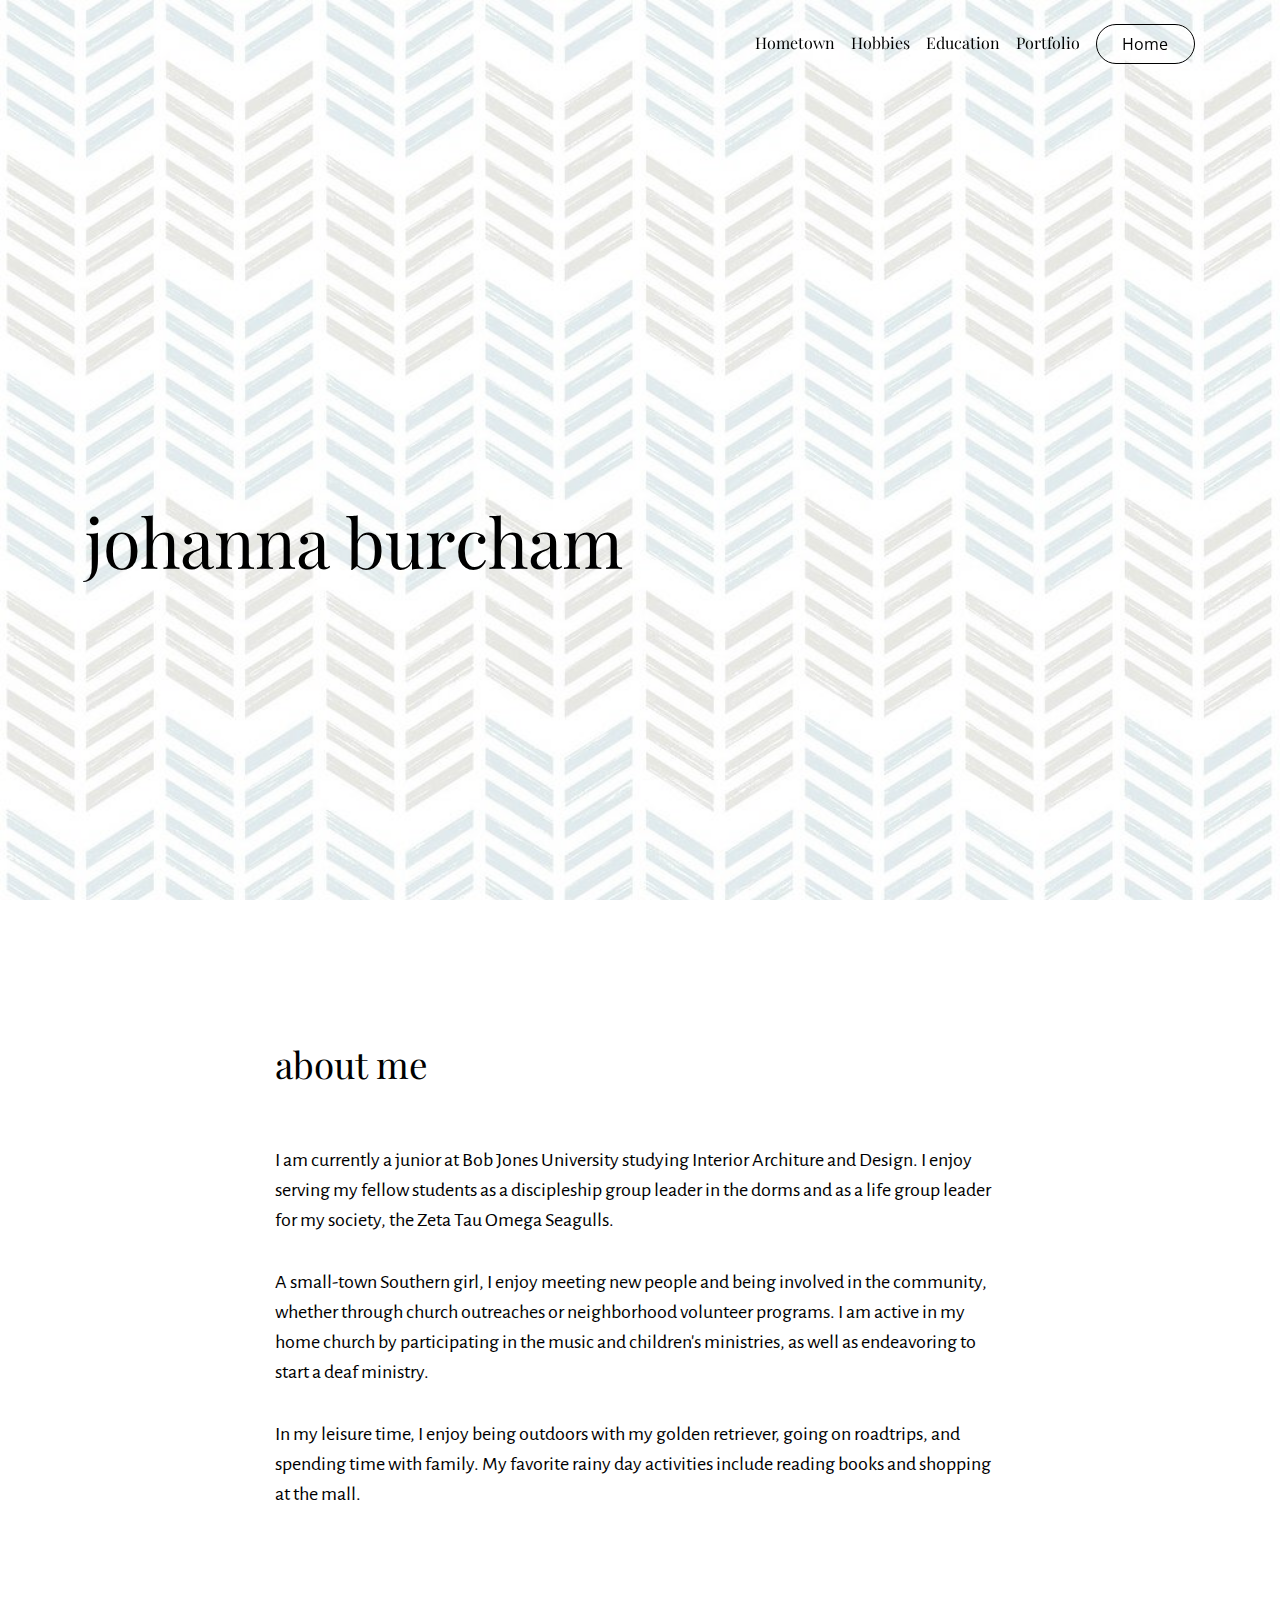
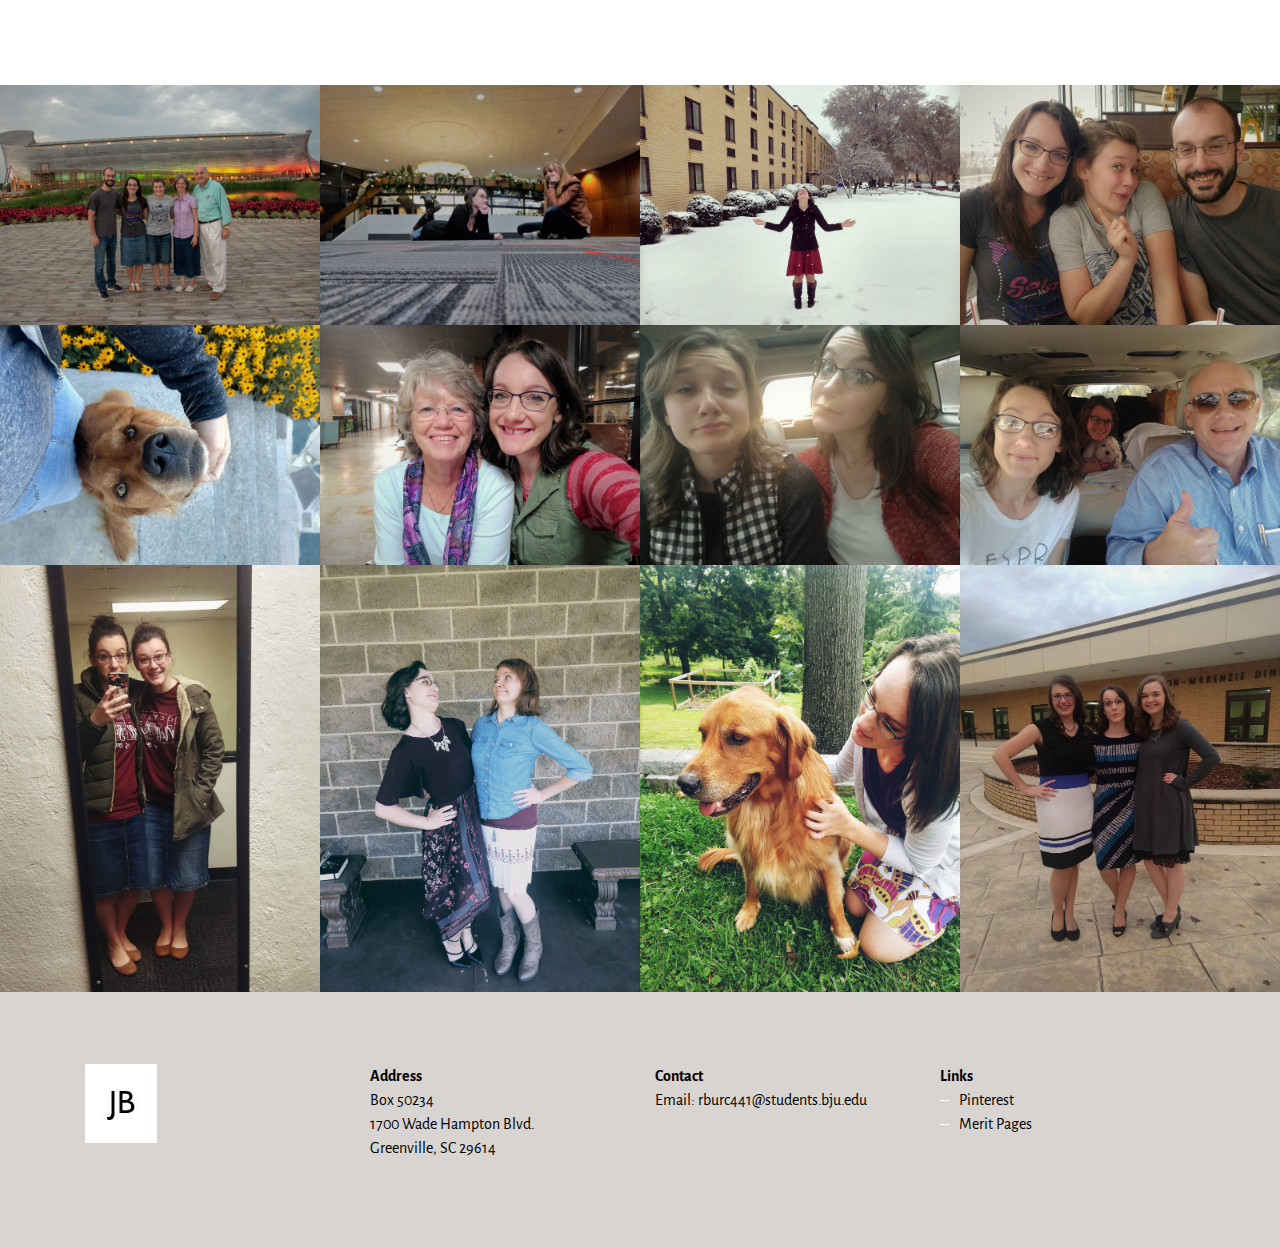
<file: index.html>
<!DOCTYPE html>
<html  >
<head>
  <!-- Site made with Mobirise Website Builder v4.11.6, https://mobirise.com -->
  <meta charset="UTF-8">
  <meta http-equiv="X-UA-Compatible" content="IE=edge">
  <meta name="generator" content="Mobirise v4.11.6, mobirise.com">
  <meta name="viewport" content="width=device-width, initial-scale=1, minimum-scale=1">
  <link rel="shortcut icon" href="assets/images/logo-72x79-2.png" type="image/x-icon">
  <meta name="description" content="">
  
  <title>Home</title>
  <link rel="stylesheet" href="assets/web/assets/mobirise-icons/mobirise-icons.css">
  <link rel="stylesheet" href="https://fonts.googleapis.com/css?family=Alegreya+Sans:400,700&subset=latin,vietnamese,latin-ext">
  <link rel="stylesheet" href="https://fonts.googleapis.com/css?family=Playfair+Display:400,700&subset=latin,cyrillic">
  <link rel="stylesheet" href="assets/tether/tether.min.css">
  <link rel="stylesheet" href="assets/bootstrap/css/bootstrap.min.css">
  <link rel="stylesheet" href="assets/puritym/css/style.css">
  <link rel="stylesheet" href="assets/dropdown-menu/style.light.css">
  <link rel="preload" as="style" href="assets/mobirise/css/mbr-additional.css"><link rel="stylesheet" href="assets/mobirise/css/mbr-additional.css" type="text/css">
  
  
  
</head>
<body>
  <section id="dropdown-menu-2btn-1" data-rv-view="2355">

    <nav class="navbar navbar-dropdown transparent navbar-fixed-top bg-color">

        <div class="container">

            

            <button class="navbar-toggler pull-xs-right hidden-md-up" type="button" data-toggle="collapse" data-target="#exCollapsingNavbar">
                <div class="hamburger-icon"></div>
            </button>

            <ul class="nav-dropdown collapse pull-xs-right navbar-toggleable-sm nav navbar-nav" id="exCollapsingNavbar"><li class="nav-item"><a class="nav-link link" href="hometown.html" aria-expanded="true">Hometown<br></a></li><li class="nav-item"><a class="nav-link link" href="hobbies.html" aria-expanded="true">Hobbies<br></a></li><li class="nav-item"><a class="nav-link link" href="education.html" aria-expanded="true">Education<br></a></li><li class="nav-item"><a class="nav-link link" href="portfolio.html" aria-expanded="false">Portfolio<br></a></li><li class="nav-item nav-btn"><a class="nav-link btn btn-secondary-outline" href="index.html">Home</a></li></ul>

        </div>

    </nav>

</section>

<section class="mbr-section mbr-section-full mbr-after-navbar" id="header4-d" data-rv-view="2357" style="background-image: url(assets/images/back-1024x1024.jpg);">
    <div class="mbr-table-cell">
        <div class="mbr-overlay" style="opacity: 0.5; background-color: rgb(255, 255, 255);"></div>
        <div class="container">
            <div class="row">
                <div class="col-md-8">

                    <h1 class="mbr-section-title display-1"><br><br><br>johanna burcham</h1>
                    
                    
                </div>
            </div>
        </div>
        
    </div>
</section>

<section class="mbr-section mbr-section__container mbr-section__container--first" id="header3-s" data-rv-view="2360">
    <div class="container">
        <div class="row">
            <div class="col-md-8 col-md-offset-2">
                <h3 class="mbr-section-title display-4">about me</h3>
                
            </div>
        </div>
    </div>
</section>

<section class="mbr-section mbr-section__container mbr-section__container--last" id="content1-r" data-rv-view="2362">
    <div class="container">
        <div class="row">
            <div class="col-md-8 col-md-offset-2 lead"><p>I am currently a junior at Bob Jones University studying Interior Architure and Design. I enjoy serving my fellow students as a discipleship group leader in the dorms and as a life group leader for my society, the Zeta Tau Omega Seagulls.
</p><p>A small-town Southern girl, I enjoy meeting new people and being involved in the community, whether through church outreaches or neighborhood volunteer programs. I am active in my home church by participating in the music and children's ministries, as well as endeavoring to start a deaf ministry. 
</p><p>In my leisure time, I enjoy being outdoors with my golden retriever, going on roadtrips, and spending time with family. My favorite rainy day activities include reading books and shopping at the mall. 
</p></div>
        </div>
    </div>
</section>

<section class="mbr-gallery mbr-section mbr-section-nopadding" id="gallery1-1c" data-rv-view="2363" style="background-color: rgb(239, 239, 239); padding-top: 0rem; padding-bottom: 0rem;">
    <!-- Gallery -->
    <div>
        <div class=" mbr-gallery-layout-default">
            <div>
                <div>
                    <div class="mbr-gallery-item">
                        <a data-toggle="modal" href="#lb-gallery1-1c" data-slide-to="0">
                            <img src="assets/images/img-1941-2000x1500-800x600.jpg" alt="" title="">
                            <span class="icon fa fa-search-plus"></span>
                        </a>
                    </div><div class="mbr-gallery-item">
                        <a data-toggle="modal" href="#lb-gallery1-1c" data-slide-to="1">
                            <img src="assets/images/img-20181129-192141665-2000x1500-800x600.jpg" alt="" title="">
                            <span class="icon fa fa-search-plus"></span>
                        </a>
                    </div><div class="mbr-gallery-item">
                        <a data-toggle="modal" href="#lb-gallery1-1c" data-slide-to="2">
                            <img src="assets/images/img-20181209-140002-745-2000x1500-800x600.jpg" alt="" title="">
                            <span class="icon fa fa-search-plus"></span>
                        </a>
                    </div><div class="mbr-gallery-item">
                        <a data-toggle="modal" href="#lb-gallery1-1c" data-slide-to="3">
                            <img src="assets/images/img-20180816-153745-2000x1500-800x600.jpg" alt="" title="">
                            <span class="icon fa fa-search-plus"></span>
                        </a>
                    </div><div class="mbr-gallery-item">
                        <a data-toggle="modal" href="#lb-gallery1-1c" data-slide-to="4">
                            <img src="assets/images/img-20190725-081402056-hdr-2000x1500-800x600.jpg" alt="" title="">
                            <span class="icon fa fa-search-plus"></span>
                        </a>
                    </div><div class="mbr-gallery-item">
                        <a data-toggle="modal" href="#lb-gallery1-1c" data-slide-to="5">
                            <img src="assets/images/img-20191025-151706027-2000x1500-800x600.jpg" alt="" title="">
                            <span class="icon fa fa-search-plus"></span>
                        </a>
                    </div><div class="mbr-gallery-item">
                        <a data-toggle="modal" href="#lb-gallery1-1c" data-slide-to="6">
                            <img src="assets/images/img-20181220-160018413-burst000-cover-top-2000x1500-800x600.jpg" alt="" title="">
                            <span class="icon fa fa-search-plus"></span>
                        </a>
                    </div><div class="mbr-gallery-item">
                        <a data-toggle="modal" href="#lb-gallery1-1c" data-slide-to="7">
                            <img src="assets/images/img-20190829-123009753-burst000-cover-top-2000x1500-800x600.jpg" alt="" title="">
                            <span class="icon fa fa-search-plus"></span>
                        </a>
                    </div>
                </div>
            </div>
            <div class="clearfix"></div>
        </div>
    </div>

    <!-- Lightbox -->
    <div data-app-prevent-settings="" class="mbr-slider modal fade carousel slide" tabindex="-1" data-keyboard="true" data-interval="false" id="lb-gallery1-1c">
        <div class="modal-dialog">
            <div class="modal-content">
                <div class="modal-body">
                    <ol class="carousel-indicators">
                        <li data-app-prevent-settings="" data-target="#lb-gallery1-1c" data-slide-to="0"></li><li data-app-prevent-settings="" data-target="#lb-gallery1-1c" data-slide-to="1"></li><li data-app-prevent-settings="" data-target="#lb-gallery1-1c" data-slide-to="2"></li><li data-app-prevent-settings="" data-target="#lb-gallery1-1c" data-slide-to="3"></li><li data-app-prevent-settings="" data-target="#lb-gallery1-1c" data-slide-to="4"></li><li data-app-prevent-settings="" data-target="#lb-gallery1-1c" data-slide-to="5"></li><li data-app-prevent-settings="" data-target="#lb-gallery1-1c" class=" active" data-slide-to="6"></li><li data-app-prevent-settings="" data-target="#lb-gallery1-1c" data-slide-to="7"></li>
                    </ol>
                    <div class="carousel-inner">
                        <div class="carousel-item">
                            <img src="assets/images/img-1941-2000x1500.jpg" alt="" title="">
                        </div><div class="carousel-item">
                            <img src="assets/images/img-20181129-192141665-2000x1500.jpg" alt="" title="">
                        </div><div class="carousel-item">
                            <img src="assets/images/img-20181209-140002-745-2000x1500.jpg" alt="" title="">
                        </div><div class="carousel-item">
                            <img src="assets/images/img-20180816-153745-2000x1500.jpg" alt="" title="">
                        </div><div class="carousel-item">
                            <img src="assets/images/img-20190725-081402056-hdr-2000x1500.jpg" alt="" title="">
                        </div><div class="carousel-item">
                            <img src="assets/images/img-20191025-151706027-2000x1500.jpg" alt="" title="">
                        </div><div class="carousel-item active">
                            <img src="assets/images/img-20181220-160018413-burst000-cover-top-2000x1500.jpg" alt="" title="">
                        </div><div class="carousel-item">
                            <img src="assets/images/img-20190829-123009753-burst000-cover-top-2000x1500.jpg" alt="" title="">
                        </div>
                    </div>
                    <a class="left carousel-control" role="button" data-slide="prev" href="#lb-gallery1-1c">
                        <span class="icon-prev" aria-hidden="true"></span>
                        <span class="sr-only">Previous</span>
                    </a>
                    <a class="right carousel-control" role="button" data-slide="next" href="#lb-gallery1-1c">
                        <span class="icon-next" aria-hidden="true"></span>
                        <span class="sr-only">Next</span>
                    </a>

                    <a class="close" href="#" role="button" data-dismiss="modal">
                        <span aria-hidden="true">×</span>
                        <span class="sr-only">Close</span>
                    </a>
                </div>
            </div>
        </div>
    </div>
</section>

<section class="mbr-gallery mbr-section mbr-section-nopadding" id="gallery1-1d" data-rv-view="2398" style="background-color: rgb(239, 239, 239); padding-top: 0rem; padding-bottom: 0rem;">
    <!-- Gallery -->
    <div>
        <div class=" mbr-gallery-layout-default">
            <div>
                <div>
                    <div class="mbr-gallery-item">
                        <a data-toggle="modal" href="#lb-gallery1-1d" data-slide-to="0">
                            <img src="assets/images/photoeditor-20191116-130823154-1920x2560-800x1067.jpg" alt="" title="">
                            <span class="icon fa fa-search-plus"></span>
                        </a>
                    </div><div class="mbr-gallery-item">
                        <a data-toggle="modal" href="#lb-gallery1-1d" data-slide-to="1">
                            <img src="assets/images/img-20190428-123809389-2000x2667-800x1067.jpg" alt="" title="">
                            <span class="icon fa fa-search-plus"></span>
                        </a>
                    </div><div class="mbr-gallery-item">
                        <a data-toggle="modal" href="#lb-gallery1-1d" data-slide-to="2">
                            <img src="assets/images/photoeditor-20190806-162600757-1920x2560-800x1067.jpg" alt="" title="">
                            <span class="icon fa fa-search-plus"></span>
                        </a>
                    </div><div class="mbr-gallery-item">
                        <a data-toggle="modal" href="#lb-gallery1-1d" data-slide-to="3">
                            <img src="assets/images/img-20191031-184153926-2000x2667-800x1067.jpg" alt="" title="">
                            <span class="icon fa fa-search-plus"></span>
                        </a>
                    </div>
                </div>
            </div>
            <div class="clearfix"></div>
        </div>
    </div>

    <!-- Lightbox -->
    <div data-app-prevent-settings="" class="mbr-slider modal fade carousel slide" tabindex="-1" data-keyboard="true" data-interval="false" id="lb-gallery1-1d">
        <div class="modal-dialog">
            <div class="modal-content">
                <div class="modal-body">
                    <ol class="carousel-indicators">
                        <li data-app-prevent-settings="" data-target="#lb-gallery1-1d" data-slide-to="0"></li><li data-app-prevent-settings="" data-target="#lb-gallery1-1d" data-slide-to="1"></li><li data-app-prevent-settings="" data-target="#lb-gallery1-1d" data-slide-to="2"></li><li data-app-prevent-settings="" data-target="#lb-gallery1-1d" class=" active" data-slide-to="3"></li>
                    </ol>
                    <div class="carousel-inner">
                        <div class="carousel-item">
                            <img src="assets/images/photoeditor-20191116-130823154-1920x2560.jpg" alt="" title="">
                        </div><div class="carousel-item">
                            <img src="assets/images/img-20190428-123809389-2000x2667.jpg" alt="" title="">
                        </div><div class="carousel-item">
                            <img src="assets/images/photoeditor-20190806-162600757-1920x2560.jpg" alt="" title="">
                        </div><div class="carousel-item active">
                            <img src="assets/images/img-20191031-184153926-2000x2667.jpg" alt="" title="">
                        </div>
                    </div>
                    <a class="left carousel-control" role="button" data-slide="prev" href="#lb-gallery1-1d">
                        <span class="icon-prev" aria-hidden="true"></span>
                        <span class="sr-only">Previous</span>
                    </a>
                    <a class="right carousel-control" role="button" data-slide="next" href="#lb-gallery1-1d">
                        <span class="icon-next" aria-hidden="true"></span>
                        <span class="sr-only">Next</span>
                    </a>

                    <a class="close" href="#" role="button" data-dismiss="modal">
                        <span aria-hidden="true">×</span>
                        <span class="sr-only">Close</span>
                    </a>
                </div>
            </div>
        </div>
    </div>
</section>

<section class="mbr-section mbr-section-small mbr-footer" id="contacts1-1i" data-rv-view="2417" style="background-color: rgb(216, 212, 209); padding-top: 4.5rem; padding-bottom: 4.5rem;">
    
    <div class="container">
        <div class="row">
            <div class="col-xs-12 col-md-3">
                <div><img src="assets/images/logo-72x79.jpg"></div>
            </div>
            <div class="col-xs-12 col-md-3">
                <p><strong>Address</strong><br>
Box 50234<br>1700 Wade Hampton Blvd.<br>
Greenville, SC 29614</p>
            </div>
            <div class="col-xs-12 col-md-3">
                <p><strong>Contact</strong><br>
Email: rburc441@students.bju.edu<br><br><br></p>
            </div>
            <div class="col-xs-12 col-md-3"><strong>Links</strong><ul><li><a href="https://www.pinterest.com/rjbviolin/" class="text-black">Pinterest</a></li><li><a href="https://meritpages.com/Ruth-Johanna-Burcham/4335682" class="text-black">Merit Pages</a></li></ul></div>
        </div>
    </div>
</section>


  <script src="assets/web/assets/jquery/jquery.min.js"></script>
  <script src="assets/tether/tether.min.js"></script>
  <script src="assets/bootstrap/js/bootstrap.min.js"></script>
  <script src="assets/masonry/masonry.pkgd.min.js"></script>
  <script src="assets/imagesloaded/imagesloaded.pkgd.min.js"></script>
  <script src="assets/bootstrap-carousel-swipe/bootstrap-carousel-swipe.js"></script>
  <script src="assets/smooth-scroll/smooth-scroll.js"></script>
  <script src="assets/puritym/js/script.js"></script>
  <script src="assets/dropdown-menu/script.js"></script>
  <script src="assets/mobirise-gallery/script.js"></script>
  
  
</body>
</html>
</file>
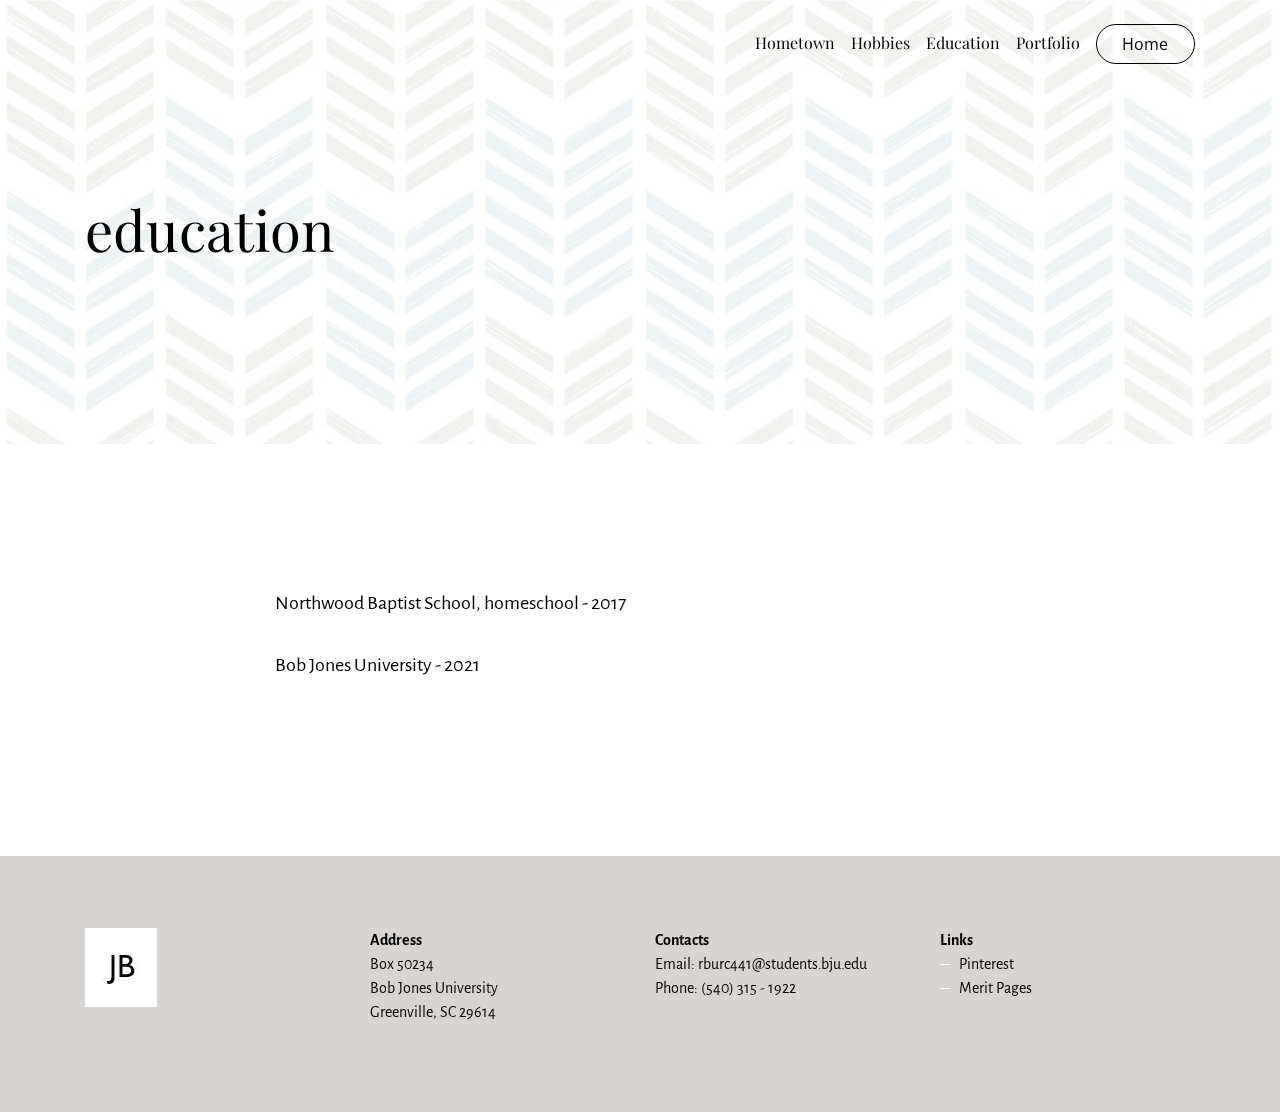
<file: education.html>
<!DOCTYPE html>
<html  >
<head>
  <!-- Site made with Mobirise Website Builder v4.11.6, https://mobirise.com -->
  <meta charset="UTF-8">
  <meta http-equiv="X-UA-Compatible" content="IE=edge">
  <meta name="generator" content="Mobirise v4.11.6, mobirise.com">
  <meta name="viewport" content="width=device-width, initial-scale=1, minimum-scale=1">
  <link rel="shortcut icon" href="assets/images/logo-72x79-2.png" type="image/x-icon">
  <meta name="description" content="">
  
  <title>Education</title>
  <link rel="stylesheet" href="https://fonts.googleapis.com/css?family=Playfair+Display:400,700&subset=latin,cyrillic">
  <link rel="stylesheet" href="https://fonts.googleapis.com/css?family=Alegreya+Sans:400,700&subset=latin,vietnamese,latin-ext">
  <link rel="stylesheet" href="assets/tether/tether.min.css">
  <link rel="stylesheet" href="assets/bootstrap/css/bootstrap.min.css">
  <link rel="stylesheet" href="assets/puritym/css/style.css">
  <link rel="stylesheet" href="assets/dropdown-menu/style.light.css">
  <link rel="preload" as="style" href="assets/mobirise/css/mbr-additional.css"><link rel="stylesheet" href="assets/mobirise/css/mbr-additional.css" type="text/css">
  
  
  
</head>
<body>
  <section id="dropdown-menu-2btn-b" data-rv-view="173">

    <nav class="navbar navbar-dropdown transparent navbar-fixed-top bg-color">

        <div class="container">

            

            <button class="navbar-toggler pull-xs-right hidden-md-up" type="button" data-toggle="collapse" data-target="#exCollapsingNavbar">
                <div class="hamburger-icon"></div>
            </button>

            <ul class="nav-dropdown collapse pull-xs-right navbar-toggleable-sm nav navbar-nav" id="exCollapsingNavbar"><li class="nav-item"><a class="nav-link link" href="hometown.html" aria-expanded="true">Hometown<br></a></li><li class="nav-item"><a class="nav-link link" href="hobbies.html" aria-expanded="true">Hobbies<br></a></li><li class="nav-item"><a class="nav-link link" href="education.html" aria-expanded="true">Education<br></a></li><li class="nav-item"><a class="nav-link link" href="portfolio.html" aria-expanded="false">Portfolio<br></a></li><li class="nav-item nav-btn"><a class="nav-link btn btn-secondary-outline" href="index.html">Home</a></li></ul>

        </div>

    </nav>

</section>

<section class="mbr-section mbr-parallax-background col-undefined mbr-after-navbar" id="content5-a" data-rv-view="169" style="background-image: url(assets/images/back-1024x1024.jpg); padding-top: 9rem; padding-bottom: 9rem;">
    <div class="mbr-overlay" style="opacity: 0.7; background-color: rgb(255, 255, 255);"></div>
    <div class="container">
        <h3 class="mbr-section-title display-2">education</h3>
        
    </div>
</section>

<section class="mbr-section mbr-section__container mbr-section__container--isolated" id="content1-1e" data-rv-view="1455">
    <div class="container">
        <div class="row">
            <div class="col-md-8 col-md-offset-2 lead"><p>Northwood Baptist School, homeschool - 2017</p><p>Bob Jones University - 2021</p></div>
        </div>
    </div>
</section>

<section class="mbr-section mbr-section-small mbr-footer" id="contacts1-1i" data-rv-view="1690" style="background-color: rgb(216, 212, 209); padding-top: 4.5rem; padding-bottom: 4.5rem;">
    
    <div class="container">
        <div class="row">
            <div class="col-xs-12 col-md-3">
                <div><img src="assets/images/logo-72x79.jpg"></div>
            </div>
            <div class="col-xs-12 col-md-3">
                <p><strong>Address</strong><br>
Box 50234<br>Bob Jones University<br>
Greenville, SC 29614</p>
            </div>
            <div class="col-xs-12 col-md-3">
                <p><strong>Contacts</strong><br>
Email: rburc441@students.bju.edu<br>
Phone: (540) 315 - 1922<br><br></p>
            </div>
            <div class="col-xs-12 col-md-3"><strong>Links</strong><ul><li><a href="https://www.pinterest.com/rjbviolin/" class="text-black">Pinterest</a></li><li><a href="https://meritpages.com/Ruth-Johanna-Burcham/4335682" class="text-black">Merit Pages</a></li></ul></div>
        </div>
    </div>
</section>


  <script src="assets/web/assets/jquery/jquery.min.js"></script>
  <script src="assets/tether/tether.min.js"></script>
  <script src="assets/bootstrap/js/bootstrap.min.js"></script>
  <script src="assets/smooth-scroll/smooth-scroll.js"></script>
  <script src="assets/jarallax/jarallax.js"></script>
  <script src="assets/puritym/js/script.js"></script>
  <script src="assets/dropdown-menu/script.js"></script>
  
  
</body>
</html>
</file>
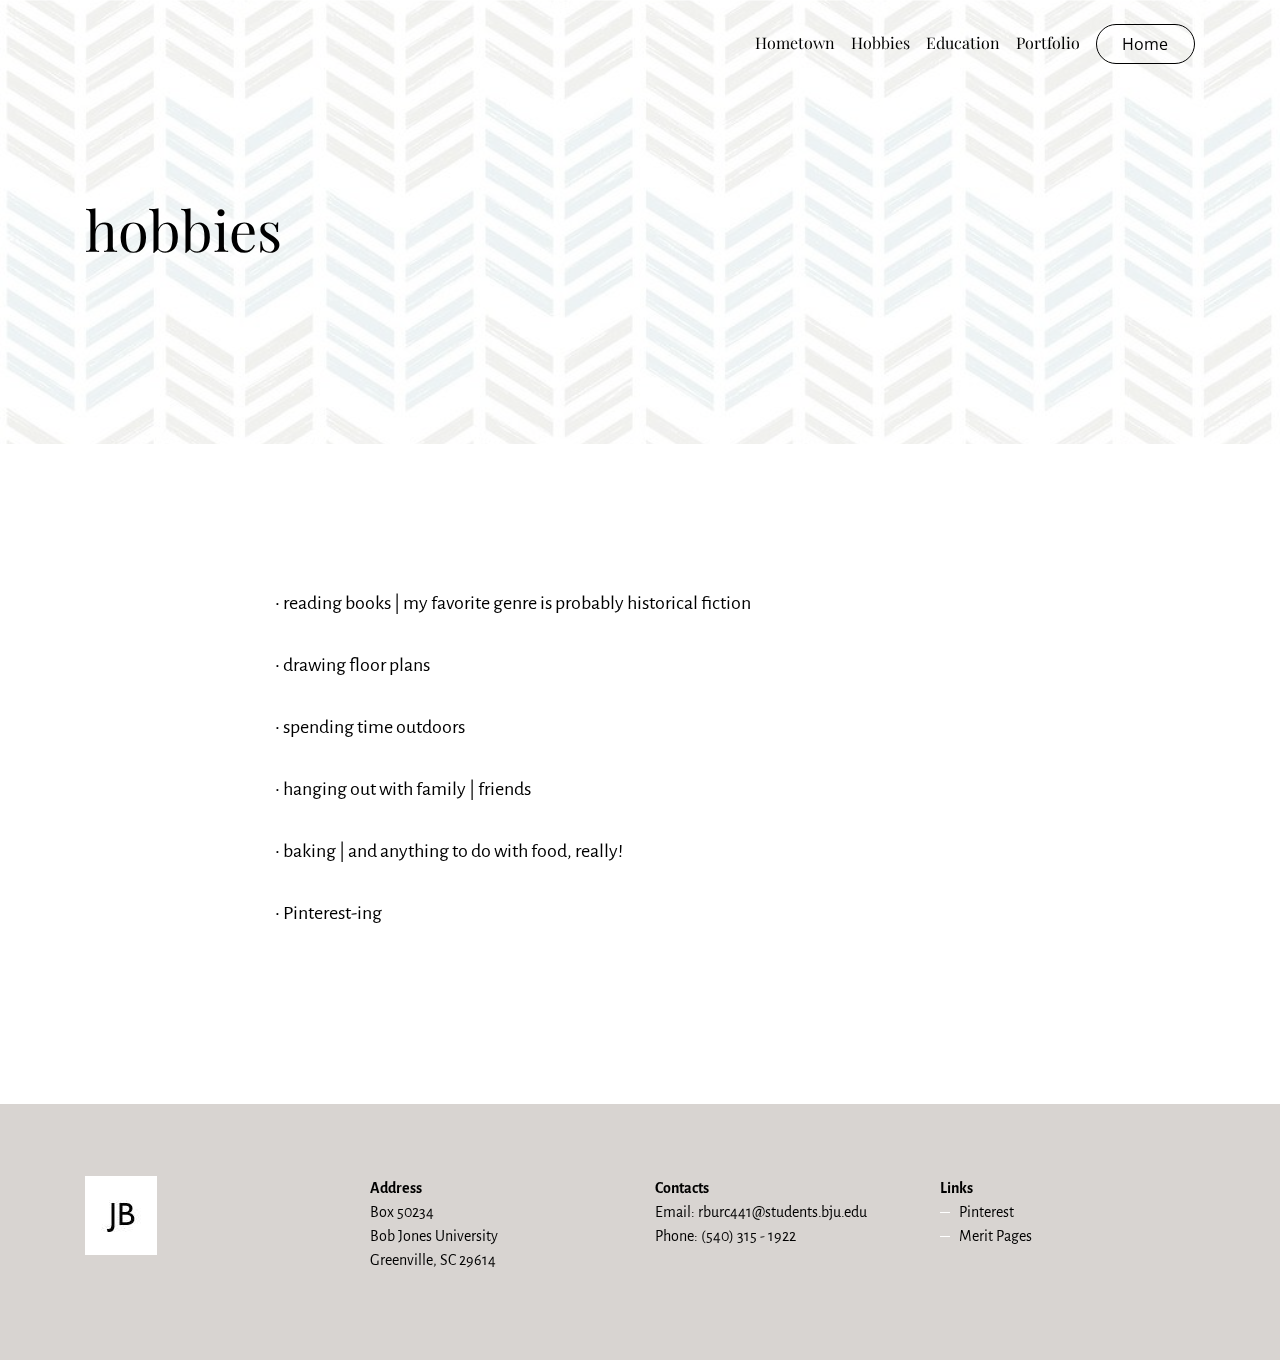
<file: hobbies.html>
<!DOCTYPE html>
<html  >
<head>
  <!-- Site made with Mobirise Website Builder v4.11.6, https://mobirise.com -->
  <meta charset="UTF-8">
  <meta http-equiv="X-UA-Compatible" content="IE=edge">
  <meta name="generator" content="Mobirise v4.11.6, mobirise.com">
  <meta name="viewport" content="width=device-width, initial-scale=1, minimum-scale=1">
  <link rel="shortcut icon" href="assets/images/logo-72x79-2.png" type="image/x-icon">
  <meta name="description" content="">
  
  <title>Hobbies</title>
  <link rel="stylesheet" href="https://fonts.googleapis.com/css?family=Playfair+Display:400,700&subset=latin,cyrillic">
  <link rel="stylesheet" href="https://fonts.googleapis.com/css?family=Alegreya+Sans:400,700&subset=latin,vietnamese,latin-ext">
  <link rel="stylesheet" href="assets/tether/tether.min.css">
  <link rel="stylesheet" href="assets/bootstrap/css/bootstrap.min.css">
  <link rel="stylesheet" href="assets/puritym/css/style.css">
  <link rel="stylesheet" href="assets/dropdown-menu/style.light.css">
  <link rel="preload" as="style" href="assets/mobirise/css/mbr-additional.css"><link rel="stylesheet" href="assets/mobirise/css/mbr-additional.css" type="text/css">
  
  
  
</head>
<body>
  <section id="dropdown-menu-2btn-8" data-rv-view="1181">

    <nav class="navbar navbar-dropdown transparent navbar-fixed-top bg-color">

        <div class="container">

            

            <button class="navbar-toggler pull-xs-right hidden-md-up" type="button" data-toggle="collapse" data-target="#exCollapsingNavbar">
                <div class="hamburger-icon"></div>
            </button>

            <ul class="nav-dropdown collapse pull-xs-right navbar-toggleable-sm nav navbar-nav" id="exCollapsingNavbar"><li class="nav-item"><a class="nav-link link" href="hometown.html" aria-expanded="true">Hometown<br></a></li><li class="nav-item"><a class="nav-link link" href="hobbies.html" aria-expanded="true">Hobbies<br></a></li><li class="nav-item"><a class="nav-link link" href="education.html" aria-expanded="true">Education<br></a></li><li class="nav-item"><a class="nav-link link" href="portfolio.html" aria-expanded="false">Portfolio<br></a></li><li class="nav-item nav-btn"><a class="nav-link btn btn-secondary-outline" href="index.html">Home</a></li></ul>

        </div>

    </nav>

</section>

<section class="mbr-section mbr-parallax-background col-undefined mbr-after-navbar" id="content5-7" data-rv-view="1175" style="background-image: url(assets/images/back-1024x1024.jpg); padding-top: 9rem; padding-bottom: 9rem;">
    <div class="mbr-overlay" style="opacity: 0.7; background-color: rgb(255, 255, 255);"></div>
    <div class="container">
        <h3 class="mbr-section-title display-2">hobbies</h3>
        
    </div>
</section>

<section class="mbr-section mbr-section__container mbr-section__container--isolated" id="content1-1f" data-rv-view="1456">
    <div class="container">
        <div class="row">
            <div class="col-md-8 col-md-offset-2 lead"><p>•	reading books | my favorite genre is probably historical fiction
</p><p>•	drawing floor plans
</p><p>•	spending time outdoors
</p><p>•	hanging out with family | friends</p><p>•	baking | and anything to do with food, really!</p><p>•	Pinterest-ing
</p></div>
        </div>
    </div>
</section>

<section class="mbr-section mbr-section-small mbr-footer" id="contacts1-1i" data-rv-view="1690" style="background-color: rgb(216, 212, 209); padding-top: 4.5rem; padding-bottom: 4.5rem;">
    
    <div class="container">
        <div class="row">
            <div class="col-xs-12 col-md-3">
                <div><img src="assets/images/logo-72x79.jpg"></div>
            </div>
            <div class="col-xs-12 col-md-3">
                <p><strong>Address</strong><br>
Box 50234<br>Bob Jones University<br>
Greenville, SC 29614</p>
            </div>
            <div class="col-xs-12 col-md-3">
                <p><strong>Contacts</strong><br>
Email: rburc441@students.bju.edu<br>
Phone: (540) 315 - 1922<br><br></p>
            </div>
            <div class="col-xs-12 col-md-3"><strong>Links</strong><ul><li><a href="https://www.pinterest.com/rjbviolin/" class="text-black">Pinterest</a></li><li><a href="https://meritpages.com/Ruth-Johanna-Burcham/4335682" class="text-black">Merit Pages</a></li></ul></div>
        </div>
    </div>
</section>


  <script src="assets/web/assets/jquery/jquery.min.js"></script>
  <script src="assets/tether/tether.min.js"></script>
  <script src="assets/bootstrap/js/bootstrap.min.js"></script>
  <script src="assets/smooth-scroll/smooth-scroll.js"></script>
  <script src="assets/jarallax/jarallax.js"></script>
  <script src="assets/puritym/js/script.js"></script>
  <script src="assets/dropdown-menu/script.js"></script>
  
  
</body>
</html>
</file>
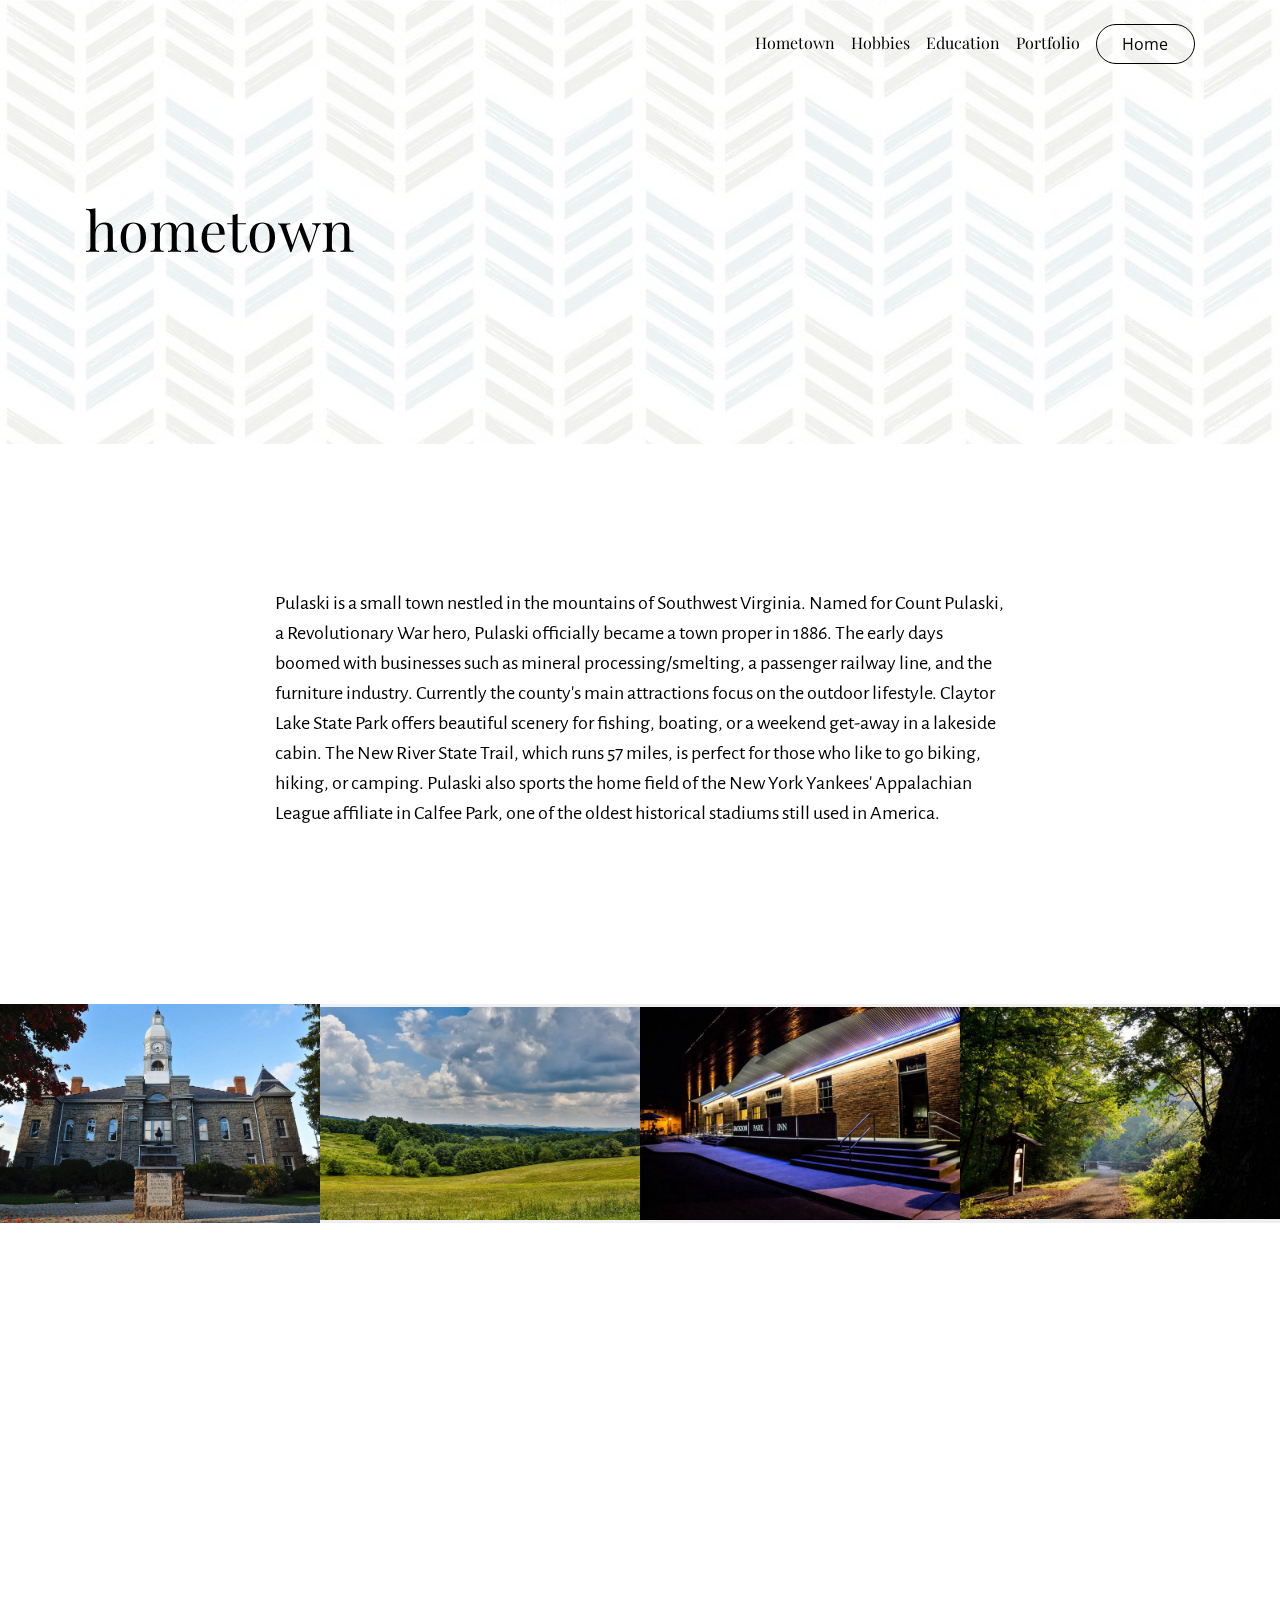
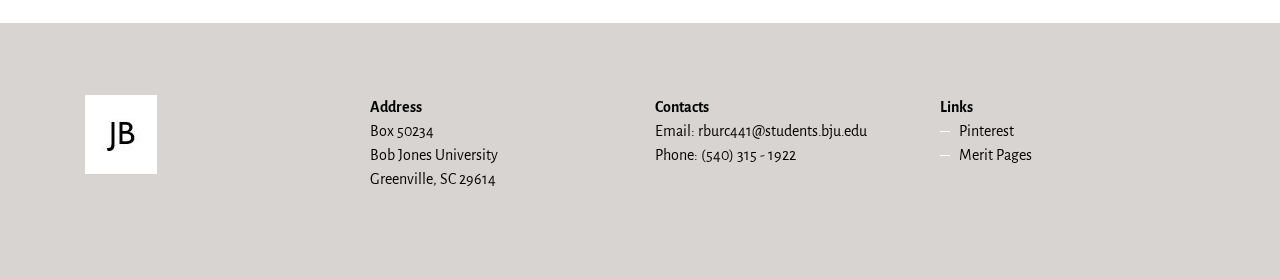
<file: hometown.html>
<!DOCTYPE html>
<html  >
<head>
  <!-- Site made with Mobirise Website Builder v4.11.6, https://mobirise.com -->
  <meta charset="UTF-8">
  <meta http-equiv="X-UA-Compatible" content="IE=edge">
  <meta name="generator" content="Mobirise v4.11.6, mobirise.com">
  <meta name="viewport" content="width=device-width, initial-scale=1, minimum-scale=1">
  <link rel="shortcut icon" href="assets/images/logo-72x79-2.png" type="image/x-icon">
  <meta name="description" content="">
  
  <title>Hometown</title>
  <link rel="stylesheet" href="https://fonts.googleapis.com/css?family=Alegreya+Sans:400,700&subset=latin,vietnamese,latin-ext">
  <link rel="stylesheet" href="https://fonts.googleapis.com/css?family=Playfair+Display:400,700&subset=latin,cyrillic">
  <link rel="stylesheet" href="assets/tether/tether.min.css">
  <link rel="stylesheet" href="assets/bootstrap/css/bootstrap.min.css">
  <link rel="stylesheet" href="assets/puritym/css/style.css">
  <link rel="stylesheet" href="assets/dropdown-menu/style.light.css">
  <link rel="preload" as="style" href="assets/mobirise/css/mbr-additional.css"><link rel="stylesheet" href="assets/mobirise/css/mbr-additional.css" type="text/css">
  
  
  
</head>
<body>
  <section id="dropdown-menu-2btn-2" data-rv-view="155">

    <nav class="navbar navbar-dropdown transparent navbar-fixed-top bg-color">

        <div class="container">

            

            <button class="navbar-toggler pull-xs-right hidden-md-up" type="button" data-toggle="collapse" data-target="#exCollapsingNavbar">
                <div class="hamburger-icon"></div>
            </button>

            <ul class="nav-dropdown collapse pull-xs-right navbar-toggleable-sm nav navbar-nav" id="exCollapsingNavbar"><li class="nav-item"><a class="nav-link link" href="hometown.html" aria-expanded="true">Hometown<br></a></li><li class="nav-item"><a class="nav-link link" href="hobbies.html" aria-expanded="true">Hobbies<br></a></li><li class="nav-item"><a class="nav-link link" href="education.html" aria-expanded="true">Education<br></a></li><li class="nav-item"><a class="nav-link link" href="portfolio.html" aria-expanded="false">Portfolio<br></a></li><li class="nav-item nav-btn"><a class="nav-link btn btn-secondary-outline" href="index.html">Home</a></li></ul>

        </div>

    </nav>

</section>

<section class="mbr-section mbr-parallax-background col-undefined mbr-after-navbar" id="content5-1g" data-rv-view="1469" style="background-image: url(assets/images/back-1024x1024.jpg); padding-top: 9rem; padding-bottom: 9rem;">
    <div class="mbr-overlay" style="opacity: 0.7; background-color: rgb(255, 255, 255);"></div>
    <div class="container">
        <h3 class="mbr-section-title display-2">hometown</h3>
        
    </div>
</section>

<section class="mbr-section mbr-section__container mbr-section__container--isolated" id="content1-1j" data-rv-view="1800">
    <div class="container">
        <div class="row">
            <div class="col-md-8 col-md-offset-2 lead"><p>Pulaski is a small town nestled in the mountains of Southwest Virginia. Named for Count Pulaski, a Revolutionary War hero, Pulaski officially became a town proper in 1886. The early days boomed with businesses such as mineral processing/smelting, a passenger railway line, and the furniture industry. Currently the county's main attractions focus on the outdoor lifestyle. Claytor Lake State Park offers beautiful scenery for fishing, boating, or a weekend get-away in a lakeside cabin. The New River State Trail, which runs 57 miles, is perfect for those who like to go biking, hiking, or camping. Pulaski also sports the home field of the New York Yankees' Appalachian League affiliate in Calfee Park, one of the oldest historical stadiums still used in America.</p></div>
        </div>
    </div>
</section>

<section class="mbr-gallery mbr-section mbr-section-nopadding" id="gallery1-u" data-rv-view="134" style="background-color: rgb(239, 239, 239); padding-top: 0rem; padding-bottom: 0rem;">
    <!-- Gallery -->
    <div>
        <div class=" mbr-gallery-layout-default">
            <div>
                <div>
                    <div class="mbr-gallery-item">
                        <a data-toggle="modal" href="#lb-gallery1-u" data-slide-to="0">
                            <img src="assets/images/courthouse-1920x1318-800x549.jpg" alt="" title="">
                            <span class="icon fa fa-search-plus"></span>
                        </a>
                    </div><div class="mbr-gallery-item">
                        <a data-toggle="modal" href="#lb-gallery1-u" data-slide-to="1">
                            <img src="assets/images/landscape-2000x1333-800x533.jpg" alt="" title="">
                            <span class="icon fa fa-search-plus"></span>
                        </a>
                    </div><div class="mbr-gallery-item">
                        <a data-toggle="modal" href="#lb-gallery1-u" data-slide-to="2">
                            <img src="assets/images/jacksonpark-1024x683-800x534.jpg" alt="" title="">
                            <span class="icon fa fa-search-plus"></span>
                        </a>
                    </div><div class="mbr-gallery-item">
                        <a data-toggle="modal" href="#lb-gallery1-u" data-slide-to="3">
                            <img src="assets/images/trail-2000x1324-800x530.jpg" alt="" title="">
                            <span class="icon fa fa-search-plus"></span>
                        </a>
                    </div>
                </div>
            </div>
            <div class="clearfix"></div>
        </div>
    </div>

    <!-- Lightbox -->
    <div data-app-prevent-settings="" class="mbr-slider modal fade carousel slide" tabindex="-1" data-keyboard="true" data-interval="false" id="lb-gallery1-u">
        <div class="modal-dialog">
            <div class="modal-content">
                <div class="modal-body">
                    <ol class="carousel-indicators">
                        <li data-app-prevent-settings="" data-target="#lb-gallery1-u" data-slide-to="0"></li><li data-app-prevent-settings="" data-target="#lb-gallery1-u" data-slide-to="1"></li><li data-app-prevent-settings="" data-target="#lb-gallery1-u" data-slide-to="2"></li><li data-app-prevent-settings="" data-target="#lb-gallery1-u" class=" active" data-slide-to="3"></li>
                    </ol>
                    <div class="carousel-inner">
                        <div class="carousel-item">
                            <img src="assets/images/courthouse-1920x1318.jpg" alt="" title="">
                        </div><div class="carousel-item">
                            <img src="assets/images/landscape-2000x1333.jpg" alt="" title="">
                        </div><div class="carousel-item">
                            <img src="assets/images/jacksonpark-1024x683.jpg" alt="" title="">
                        </div><div class="carousel-item active">
                            <img src="assets/images/trail-2000x1324.jpg" alt="" title="">
                        </div>
                    </div>
                    <a class="left carousel-control" role="button" data-slide="prev" href="#lb-gallery1-u">
                        <span class="icon-prev" aria-hidden="true"></span>
                        <span class="sr-only">Previous</span>
                    </a>
                    <a class="right carousel-control" role="button" data-slide="next" href="#lb-gallery1-u">
                        <span class="icon-next" aria-hidden="true"></span>
                        <span class="sr-only">Next</span>
                    </a>

                    <a class="close" href="#" role="button" data-dismiss="modal">
                        <span aria-hidden="true">×</span>
                        <span class="sr-only">Close</span>
                    </a>
                </div>
            </div>
        </div>
    </div>
</section>

<section class="mbr-section mbr-section-nopadding" id="map1-n" data-rv-view="153">
    <div class="mbr-map"><iframe frameborder="0" style="border:0" src="https://www.google.com/maps/embed?pb=!1m18!1m12!1m3!1d50944.57027876469!2d-80.79650849157018!3d37.056633800905615!2m3!1f0!2f0!3f0!3m2!1i1024!2i768!4f13.1!3m3!1m2!1s0x884dfc5249c39f29%3A0x946da5ff28437003!2sPulaski%2C%20VA%2024301!5e0!3m2!1sen!2sus!4v1574454497263!5m2!1sen!2sus" allowfullscreen=""></iframe></div>
</section>

<section class="mbr-section mbr-section-small mbr-footer" id="contacts1-1i" data-rv-view="1690" style="background-color: rgb(216, 212, 209); padding-top: 4.5rem; padding-bottom: 4.5rem;">
    
    <div class="container">
        <div class="row">
            <div class="col-xs-12 col-md-3">
                <div><img src="assets/images/logo-72x79.jpg"></div>
            </div>
            <div class="col-xs-12 col-md-3">
                <p><strong>Address</strong><br>
Box 50234<br>Bob Jones University<br>
Greenville, SC 29614</p>
            </div>
            <div class="col-xs-12 col-md-3">
                <p><strong>Contacts</strong><br>
Email: rburc441@students.bju.edu<br>
Phone: (540) 315 - 1922<br><br></p>
            </div>
            <div class="col-xs-12 col-md-3"><strong>Links</strong><ul><li><a href="https://www.pinterest.com/rjbviolin/" class="text-black">Pinterest</a></li><li><a href="https://meritpages.com/Ruth-Johanna-Burcham/4335682" class="text-black">Merit Pages</a></li></ul></div>
        </div>
    </div>
</section>


  <script src="assets/web/assets/jquery/jquery.min.js"></script>
  <script src="assets/tether/tether.min.js"></script>
  <script src="assets/bootstrap/js/bootstrap.min.js"></script>
  <script src="assets/bootstrap-carousel-swipe/bootstrap-carousel-swipe.js"></script>
  <script src="assets/smooth-scroll/smooth-scroll.js"></script>
  <script src="assets/jarallax/jarallax.js"></script>
  <script src="assets/masonry/masonry.pkgd.min.js"></script>
  <script src="assets/imagesloaded/imagesloaded.pkgd.min.js"></script>
  <script src="assets/puritym/js/script.js"></script>
  <script src="assets/dropdown-menu/script.js"></script>
  <script src="assets/mobirise-gallery/script.js"></script>
  
  
</body>
</html>
</file>
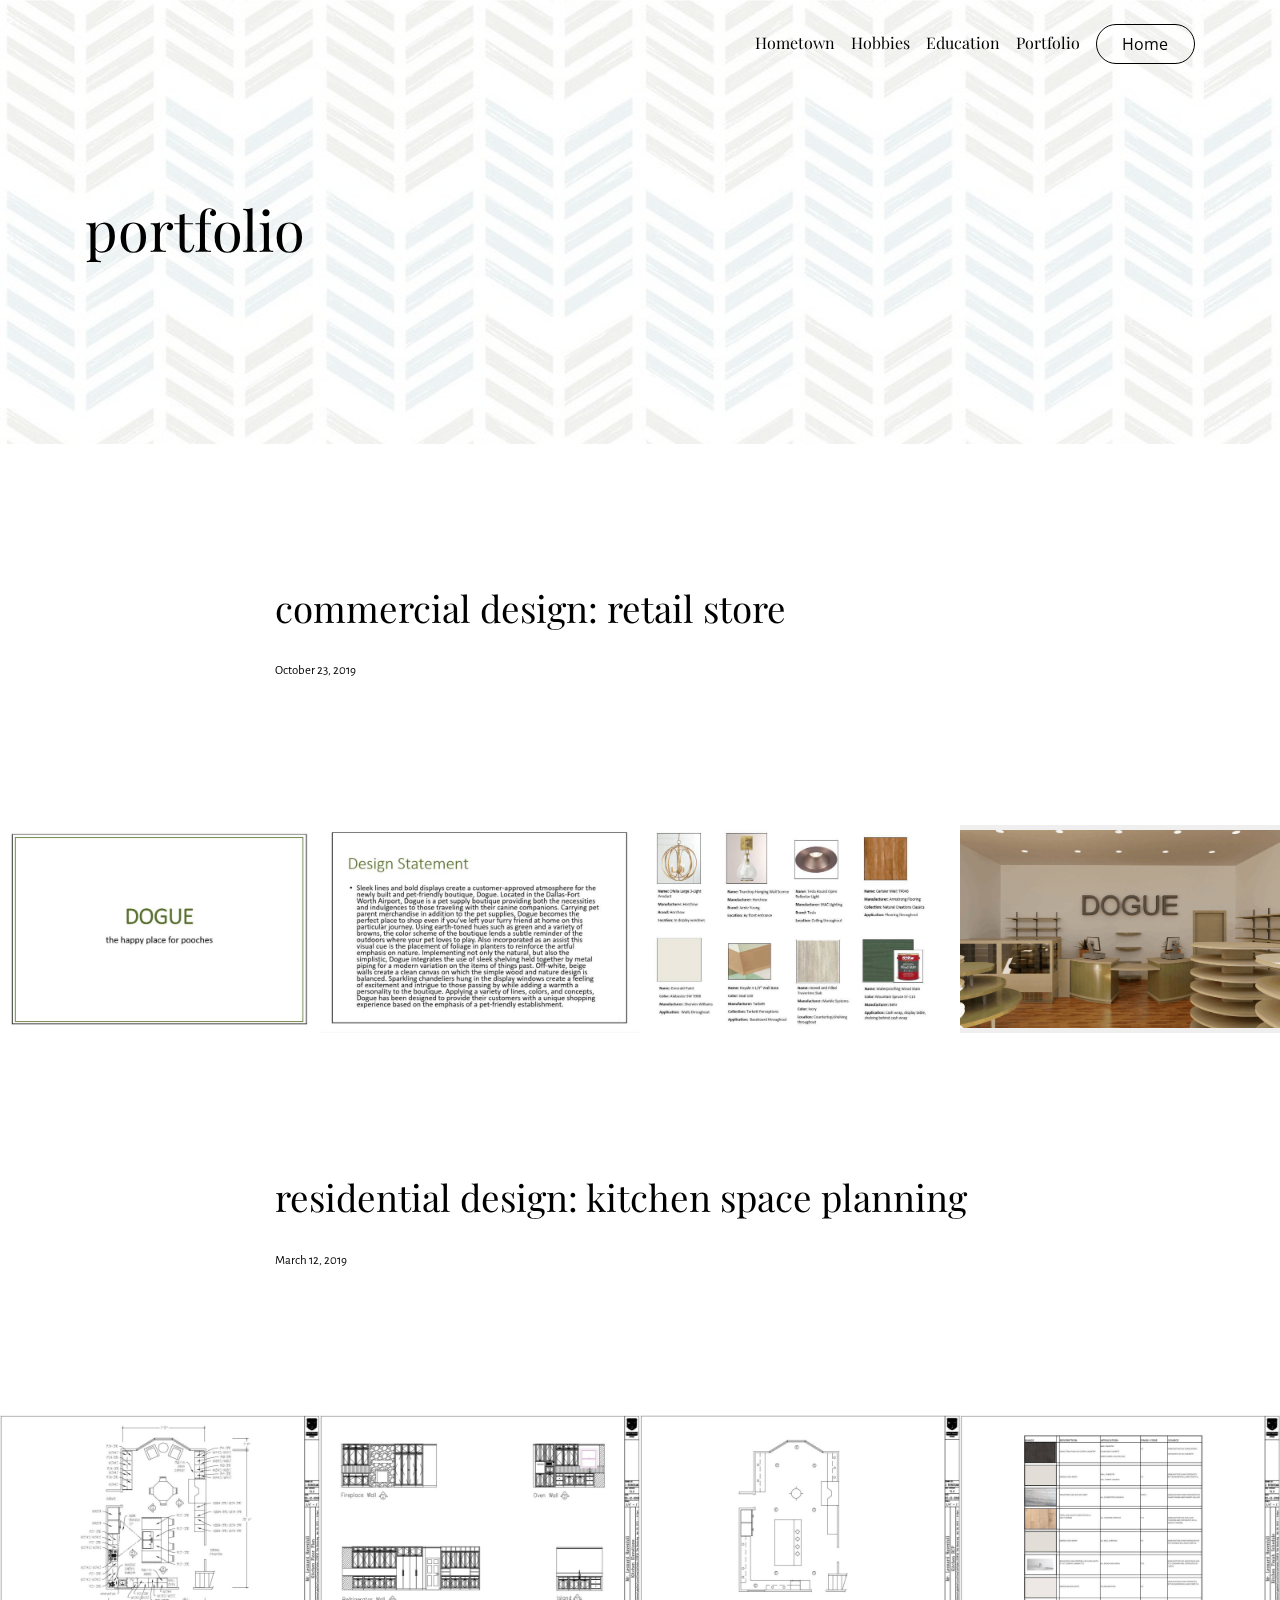
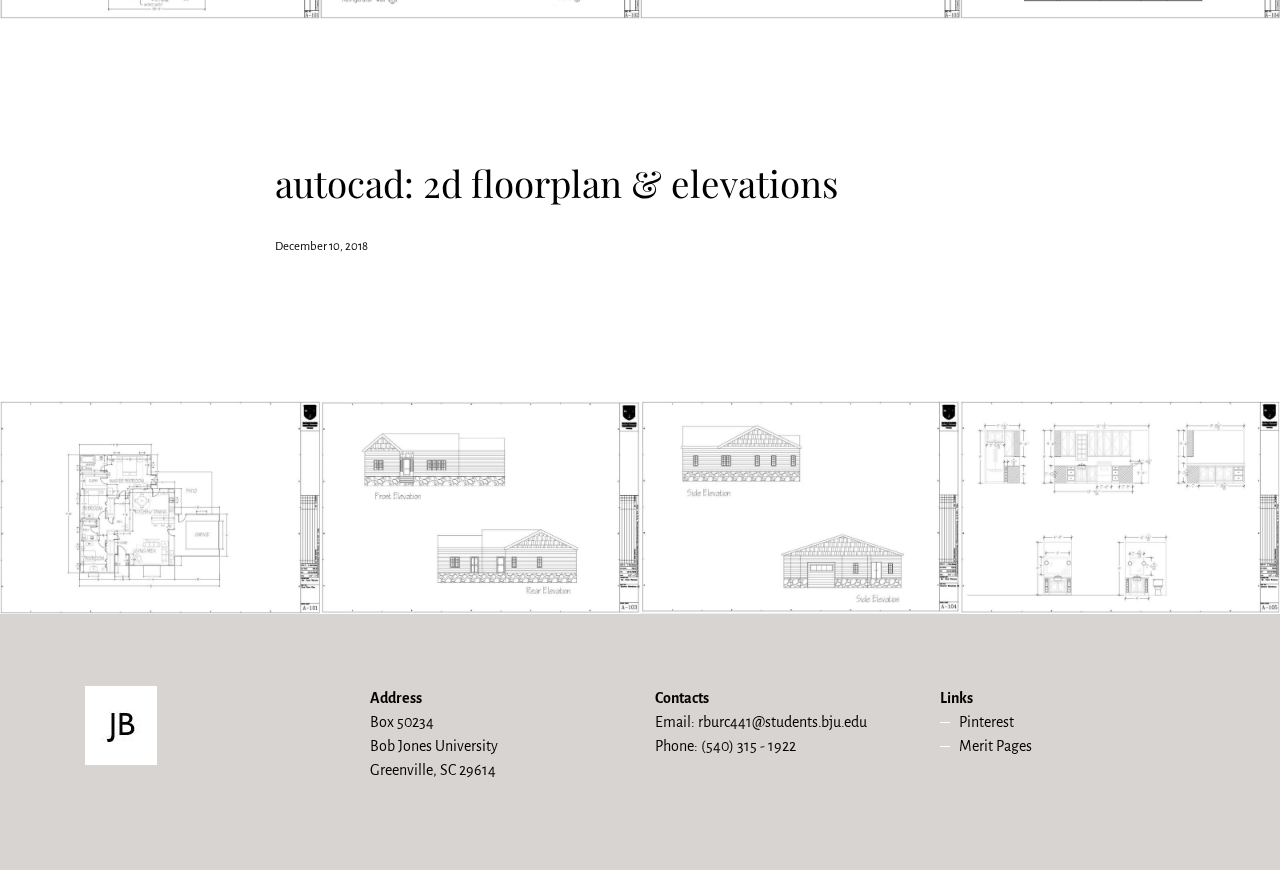
<file: portfolio.html>
<!DOCTYPE html>
<html  >
<head>
  <!-- Site made with Mobirise Website Builder v4.11.6, https://mobirise.com -->
  <meta charset="UTF-8">
  <meta http-equiv="X-UA-Compatible" content="IE=edge">
  <meta name="generator" content="Mobirise v4.11.6, mobirise.com">
  <meta name="viewport" content="width=device-width, initial-scale=1, minimum-scale=1">
  <link rel="shortcut icon" href="assets/images/logo-72x79-2.png" type="image/x-icon">
  <meta name="description" content="">
  
  <title>Portfolio</title>
  <link rel="stylesheet" href="https://fonts.googleapis.com/css?family=Alegreya+Sans:400,700&subset=latin,vietnamese,latin-ext">
  <link rel="stylesheet" href="https://fonts.googleapis.com/css?family=Playfair+Display:400,700&subset=latin,cyrillic">
  <link rel="stylesheet" href="assets/tether/tether.min.css">
  <link rel="stylesheet" href="assets/bootstrap/css/bootstrap.min.css">
  <link rel="stylesheet" href="assets/puritym/css/style.css">
  <link rel="stylesheet" href="assets/dropdown-menu/style.light.css">
  <link rel="preload" as="style" href="assets/mobirise/css/mbr-additional.css"><link rel="stylesheet" href="assets/mobirise/css/mbr-additional.css" type="text/css">
  
  
  
</head>
<body>
  <section id="dropdown-menu-2btn-e" data-rv-view="1451">

    <nav class="navbar navbar-dropdown transparent navbar-fixed-top bg-color">

        <div class="container">

            

            <button class="navbar-toggler pull-xs-right hidden-md-up" type="button" data-toggle="collapse" data-target="#exCollapsingNavbar">
                <div class="hamburger-icon"></div>
            </button>

            <ul class="nav-dropdown collapse pull-xs-right navbar-toggleable-sm nav navbar-nav" id="exCollapsingNavbar"><li class="nav-item"><a class="nav-link link" href="hometown.html" aria-expanded="true">Hometown<br></a></li><li class="nav-item"><a class="nav-link link" href="hobbies.html" aria-expanded="true">Hobbies<br></a></li><li class="nav-item"><a class="nav-link link" href="education.html" aria-expanded="true">Education<br></a></li><li class="nav-item"><a class="nav-link link" href="portfolio.html" aria-expanded="false">Portfolio<br></a></li><li class="nav-item nav-btn"><a class="nav-link btn btn-secondary-outline" href="index.html">Home</a></li></ul>

        </div>

    </nav>

</section>

<section class="mbr-section mbr-parallax-background col-undefined mbr-after-navbar" id="content5-d" data-rv-view="1385" style="background-image: url(assets/images/back-1024x1024.jpg); padding-top: 9rem; padding-bottom: 9rem;">
    <div class="mbr-overlay" style="opacity: 0.7; background-color: rgb(255, 255, 255);"></div>
    <div class="container">
        <h3 class="mbr-section-title display-2">portfolio</h3>
        
    </div>
</section>

<section class="mbr-section mbr-section__container mbr-section__container--isolated" id="header3-15" data-rv-view="1388">
    <div class="container">
        <div class="row">
            <div class="col-md-8 col-md-offset-2">
                <h3 class="mbr-section-title display-4">commercial design: retail store</h3>
                <small>October 23, 2019</small>
            </div>
        </div>
    </div>
</section>

<section class="mbr-gallery mbr-section mbr-section-nopadding" id="gallery1-17" data-rv-view="1390" style="background-color: rgb(239, 239, 239); padding-top: 0rem; padding-bottom: 0rem;">
    <!-- Gallery -->
    <div>
        <div class=" mbr-gallery-layout-default">
            <div>
                <div>
                    <div class="mbr-gallery-item">
                        <a data-toggle="modal" href="#lb-gallery1-17" data-slide-to="0">
                            <img src="assets/images/dogue-1296x841-800x519.jpg" alt="" title="">
                            <span class="icon fa fa-search-plus"></span>
                        </a>
                    </div><div class="mbr-gallery-item">
                        <a data-toggle="modal" href="#lb-gallery1-17" data-slide-to="1">
                            <img src="assets/images/dogue2-1295x839-800x518.jpg" alt="" title="">
                            <span class="icon fa fa-search-plus"></span>
                        </a>
                    </div><div class="mbr-gallery-item">
                        <a data-toggle="modal" href="#lb-gallery1-17" data-slide-to="2">
                            <img src="assets/images/dogue3-1123x731-800x521.jpg" alt="" title="">
                            <span class="icon fa fa-search-plus"></span>
                        </a>
                    </div><div class="mbr-gallery-item">
                        <a data-toggle="modal" href="#lb-gallery1-17" data-slide-to="3">
                            <img src="assets/images/commercial-design-dfw-store.rte-2019-oct-14-11-37-52pm-000-3d-view-4-png-2000x1243-800x497.png" alt="" title="">
                            <span class="icon fa fa-search-plus"></span>
                        </a>
                    </div>
                </div>
            </div>
            <div class="clearfix"></div>
        </div>
    </div>

    <!-- Lightbox -->
    <div data-app-prevent-settings="" class="mbr-slider modal fade carousel slide" tabindex="-1" data-keyboard="true" data-interval="false" id="lb-gallery1-17">
        <div class="modal-dialog">
            <div class="modal-content">
                <div class="modal-body">
                    <ol class="carousel-indicators">
                        <li data-app-prevent-settings="" data-target="#lb-gallery1-17" data-slide-to="0"></li><li data-app-prevent-settings="" data-target="#lb-gallery1-17" data-slide-to="1"></li><li data-app-prevent-settings="" data-target="#lb-gallery1-17" class=" active" data-slide-to="2"></li><li data-app-prevent-settings="" data-target="#lb-gallery1-17" data-slide-to="3"></li>
                    </ol>
                    <div class="carousel-inner">
                        <div class="carousel-item">
                            <img src="assets/images/dogue-1296x841.jpg" alt="" title="">
                        </div><div class="carousel-item">
                            <img src="assets/images/dogue2-1295x839.jpg" alt="" title="">
                        </div><div class="carousel-item active">
                            <img src="assets/images/dogue3-1123x731.jpg" alt="" title="">
                        </div><div class="carousel-item">
                            <img src="assets/images/commercial-design-dfw-store.rte-2019-oct-14-11-37-52pm-000-3d-view-4-png-2000x1243.png" alt="" title="">
                        </div>
                    </div>
                    <a class="left carousel-control" role="button" data-slide="prev" href="#lb-gallery1-17">
                        <span class="icon-prev" aria-hidden="true"></span>
                        <span class="sr-only">Previous</span>
                    </a>
                    <a class="right carousel-control" role="button" data-slide="next" href="#lb-gallery1-17">
                        <span class="icon-next" aria-hidden="true"></span>
                        <span class="sr-only">Next</span>
                    </a>

                    <a class="close" href="#" role="button" data-dismiss="modal">
                        <span aria-hidden="true">×</span>
                        <span class="sr-only">Close</span>
                    </a>
                </div>
            </div>
        </div>
    </div>
</section>

<section class="mbr-section mbr-section__container mbr-section__container--isolated" id="header3-z" data-rv-view="1409">
    <div class="container">
        <div class="row">
            <div class="col-md-8 col-md-offset-2">
                <h3 class="mbr-section-title display-4">residential design: kitchen space planning</h3>
                <small>March 12, 2019</small>
            </div>
        </div>
    </div>
</section>

<section class="mbr-gallery mbr-section mbr-section-nopadding" id="gallery1-12" data-rv-view="1411" style="background-color: rgb(239, 239, 239); padding-top: 0rem; padding-bottom: 0rem;">
    <!-- Gallery -->
    <div>
        <div class=" mbr-gallery-layout-default">
            <div>
                <div>
                    <div class="mbr-gallery-item">
                        <a data-toggle="modal" href="#lb-gallery1-12" data-slide-to="0">
                            <img src="assets/images/3-1279x819-800x512.jpg" alt="" title="">
                            <span class="icon fa fa-search-plus"></span>
                        </a>
                    </div><div class="mbr-gallery-item">
                        <a data-toggle="modal" href="#lb-gallery1-12" data-slide-to="1">
                            <img src="assets/images/4-1279x819-800x512.jpg" alt="" title="">
                            <span class="icon fa fa-search-plus"></span>
                        </a>
                    </div><div class="mbr-gallery-item">
                        <a data-toggle="modal" href="#lb-gallery1-12" data-slide-to="2">
                            <img src="assets/images/5-1279x818-800x512.jpg" alt="" title="">
                            <span class="icon fa fa-search-plus"></span>
                        </a>
                    </div><div class="mbr-gallery-item">
                        <a data-toggle="modal" href="#lb-gallery1-12" data-slide-to="3">
                            <img src="assets/images/6-1280x819-800x512.jpg" alt="" title="">
                            <span class="icon fa fa-search-plus"></span>
                        </a>
                    </div>
                </div>
            </div>
            <div class="clearfix"></div>
        </div>
    </div>

    <!-- Lightbox -->
    <div data-app-prevent-settings="" class="mbr-slider modal fade carousel slide" tabindex="-1" data-keyboard="true" data-interval="false" id="lb-gallery1-12">
        <div class="modal-dialog">
            <div class="modal-content">
                <div class="modal-body">
                    <ol class="carousel-indicators">
                        <li data-app-prevent-settings="" data-target="#lb-gallery1-12" class=" active" data-slide-to="0"></li><li data-app-prevent-settings="" data-target="#lb-gallery1-12" data-slide-to="1"></li><li data-app-prevent-settings="" data-target="#lb-gallery1-12" data-slide-to="2"></li><li data-app-prevent-settings="" data-target="#lb-gallery1-12" data-slide-to="3"></li>
                    </ol>
                    <div class="carousel-inner">
                        <div class="carousel-item active">
                            <img src="assets/images/3-1279x819.jpg" alt="" title="">
                        </div><div class="carousel-item">
                            <img src="assets/images/4-1279x819.jpg" alt="" title="">
                        </div><div class="carousel-item">
                            <img src="assets/images/5-1279x818.jpg" alt="" title="">
                        </div><div class="carousel-item">
                            <img src="assets/images/6-1280x819.jpg" alt="" title="">
                        </div>
                    </div>
                    <a class="left carousel-control" role="button" data-slide="prev" href="#lb-gallery1-12">
                        <span class="icon-prev" aria-hidden="true"></span>
                        <span class="sr-only">Previous</span>
                    </a>
                    <a class="right carousel-control" role="button" data-slide="next" href="#lb-gallery1-12">
                        <span class="icon-next" aria-hidden="true"></span>
                        <span class="sr-only">Next</span>
                    </a>

                    <a class="close" href="#" role="button" data-dismiss="modal">
                        <span aria-hidden="true">×</span>
                        <span class="sr-only">Close</span>
                    </a>
                </div>
            </div>
        </div>
    </div>
</section>

<section class="mbr-section mbr-section__container mbr-section__container--isolated" id="header3-13" data-rv-view="1430">
    <div class="container">
        <div class="row">
            <div class="col-md-8 col-md-offset-2">
                <h3 class="mbr-section-title display-4">autocad: 2d floorplan &amp; elevations</h3>
                <small>December 10, 2018&nbsp;</small>
            </div>
        </div>
    </div>
</section>

<section class="mbr-gallery mbr-section mbr-section-nopadding" id="gallery1-14" data-rv-view="1432" style="background-color: rgb(239, 239, 239); padding-top: 0rem; padding-bottom: 0rem;">
    <!-- Gallery -->
    <div>
        <div class=" mbr-gallery-layout-default">
            <div>
                <div>
                    <div class="mbr-gallery-item">
                        <a data-toggle="modal" href="#lb-gallery1-14" data-slide-to="0">
                            <img src="assets/images/floorplan-1207x806-800x534.jpg" alt="" title="">
                            <span class="icon fa fa-search-plus"></span>
                        </a>
                    </div><div class="mbr-gallery-item">
                        <a data-toggle="modal" href="#lb-gallery1-14" data-slide-to="1">
                            <img src="assets/images/floorplan2-1217x811-800x533.jpg" alt="" title="">
                            <span class="icon fa fa-search-plus"></span>
                        </a>
                    </div><div class="mbr-gallery-item">
                        <a data-toggle="modal" href="#lb-gallery1-14" data-slide-to="2">
                            <img src="assets/images/floorplan3-1219x808-800x530.jpg" alt="" title="">
                            <span class="icon fa fa-search-plus"></span>
                        </a>
                    </div><div class="mbr-gallery-item">
                        <a data-toggle="modal" href="#lb-gallery1-14" data-slide-to="3">
                            <img src="assets/images/floorplan5-1213x806-800x532.jpg" alt="" title="">
                            <span class="icon fa fa-search-plus"></span>
                        </a>
                    </div>
                </div>
            </div>
            <div class="clearfix"></div>
        </div>
    </div>

    <!-- Lightbox -->
    <div data-app-prevent-settings="" class="mbr-slider modal fade carousel slide" tabindex="-1" data-keyboard="true" data-interval="false" id="lb-gallery1-14">
        <div class="modal-dialog">
            <div class="modal-content">
                <div class="modal-body">
                    <ol class="carousel-indicators">
                        <li data-app-prevent-settings="" data-target="#lb-gallery1-14" data-slide-to="0"></li><li data-app-prevent-settings="" data-target="#lb-gallery1-14" data-slide-to="1"></li><li data-app-prevent-settings="" data-target="#lb-gallery1-14" data-slide-to="2"></li><li data-app-prevent-settings="" data-target="#lb-gallery1-14" class=" active" data-slide-to="3"></li>
                    </ol>
                    <div class="carousel-inner">
                        <div class="carousel-item">
                            <img src="assets/images/floorplan-1207x806.jpg" alt="" title="">
                        </div><div class="carousel-item">
                            <img src="assets/images/floorplan2-1217x811.jpg" alt="" title="">
                        </div><div class="carousel-item">
                            <img src="assets/images/floorplan3-1219x808.jpg" alt="" title="">
                        </div><div class="carousel-item active">
                            <img src="assets/images/floorplan5-1213x806.jpg" alt="" title="">
                        </div>
                    </div>
                    <a class="left carousel-control" role="button" data-slide="prev" href="#lb-gallery1-14">
                        <span class="icon-prev" aria-hidden="true"></span>
                        <span class="sr-only">Previous</span>
                    </a>
                    <a class="right carousel-control" role="button" data-slide="next" href="#lb-gallery1-14">
                        <span class="icon-next" aria-hidden="true"></span>
                        <span class="sr-only">Next</span>
                    </a>

                    <a class="close" href="#" role="button" data-dismiss="modal">
                        <span aria-hidden="true">×</span>
                        <span class="sr-only">Close</span>
                    </a>
                </div>
            </div>
        </div>
    </div>
</section>

<section class="mbr-section mbr-section-small mbr-footer" id="contacts1-1i" data-rv-view="1690" style="background-color: rgb(216, 212, 209); padding-top: 4.5rem; padding-bottom: 4.5rem;">
    
    <div class="container">
        <div class="row">
            <div class="col-xs-12 col-md-3">
                <div><img src="assets/images/logo-72x79.jpg"></div>
            </div>
            <div class="col-xs-12 col-md-3">
                <p><strong>Address</strong><br>
Box 50234<br>Bob Jones University<br>
Greenville, SC 29614</p>
            </div>
            <div class="col-xs-12 col-md-3">
                <p><strong>Contacts</strong><br>
Email: rburc441@students.bju.edu<br>
Phone: (540) 315 - 1922<br><br></p>
            </div>
            <div class="col-xs-12 col-md-3"><strong>Links</strong><ul><li><a href="https://www.pinterest.com/rjbviolin/" class="text-black">Pinterest</a></li><li><a href="https://meritpages.com/Ruth-Johanna-Burcham/4335682" class="text-black">Merit Pages</a></li></ul></div>
        </div>
    </div>
</section>


  <script src="assets/web/assets/jquery/jquery.min.js"></script>
  <script src="assets/tether/tether.min.js"></script>
  <script src="assets/bootstrap/js/bootstrap.min.js"></script>
  <script src="assets/bootstrap-carousel-swipe/bootstrap-carousel-swipe.js"></script>
  <script src="assets/smooth-scroll/smooth-scroll.js"></script>
  <script src="assets/jarallax/jarallax.js"></script>
  <script src="assets/masonry/masonry.pkgd.min.js"></script>
  <script src="assets/imagesloaded/imagesloaded.pkgd.min.js"></script>
  <script src="assets/puritym/js/script.js"></script>
  <script src="assets/dropdown-menu/script.js"></script>
  <script src="assets/mobirise-gallery/script.js"></script>
  
  
</body>
</html>
</file>
<file: assets/web/assets/mobirise-icons/mobirise-icons.css>
@font-face {
  font-family: 'MobiriseIcons';
  src:  url('mobirise-icons.eot?spat4u');
  src:  url('mobirise-icons.eot?spat4u#iefix') format('embedded-opentype'),
    url('mobirise-icons.ttf?spat4u') format('truetype'),
    url('mobirise-icons.woff?spat4u') format('woff'),
    url('mobirise-icons.svg?spat4u#MobiriseIcons') format('svg');
  font-weight: normal;
  font-style: normal;
  font-display: swap;
}

[class^="mbri-"], [class*=" mbri-"] {
  /* use !important to prevent issues with browser extensions that change fonts */
  font-family: MobiriseIcons !important;
  speak: none;
  font-style: normal;
  font-weight: normal;
  font-variant: normal;
  text-transform: none;
  line-height: 1;

  /* Better Font Rendering =========== */
  -webkit-font-smoothing: antialiased;
  -moz-osx-font-smoothing: grayscale;
}

.mbri-add-submenu:before {
  content: "\e900";
}
.mbri-alert:before {
  content: "\e901";
}
.mbri-align-center:before {
  content: "\e902";
}
.mbri-align-justify:before {
  content: "\e903";
}
.mbri-align-left:before {
  content: "\e904";
}
.mbri-align-right:before {
  content: "\e905";
}
.mbri-android:before {
  content: "\e906";
}
.mbri-apple:before {
  content: "\e907";
}
.mbri-arrow-down:before {
  content: "\e908";
}
.mbri-arrow-next:before {
  content: "\e909";
}
.mbri-arrow-prev:before {
  content: "\e90a";
}
.mbri-arrow-up:before {
  content: "\e90b";
}
.mbri-bold:before {
  content: "\e90c";
}
.mbri-bookmark:before {
  content: "\e90d";
}
.mbri-bootstrap:before {
  content: "\e90e";
}
.mbri-briefcase:before {
  content: "\e90f";
}
.mbri-browse:before {
  content: "\e910";
}
.mbri-bulleted-list:before {
  content: "\e911";
}
.mbri-calendar:before {
  content: "\e912";
}
.mbri-camera:before {
  content: "\e913";
}
.mbri-cart-add:before {
  content: "\e914";
}
.mbri-cart-full:before {
  content: "\e915";
}
.mbri-cash:before {
  content: "\e916";
}
.mbri-change-style:before {
  content: "\e917";
}
.mbri-chat:before {
  content: "\e918";
}
.mbri-clock:before {
  content: "\e919";
}
.mbri-close:before {
  content: "\e91a";
}
.mbri-cloud:before {
  content: "\e91b";
}
.mbri-code:before {
  content: "\e91c";
}
.mbri-contact-form:before {
  content: "\e91d";
}
.mbri-credit-card:before {
  content: "\e91e";
}
.mbri-cursor-click:before {
  content: "\e91f";
}
.mbri-cust-feedback:before {
  content: "\e920";
}
.mbri-database:before {
  content: "\e921";
}
.mbri-delivery:before {
  content: "\e922";
}
.mbri-desktop:before {
  content: "\e923";
}
.mbri-devices:before {
  content: "\e924";
}
.mbri-down:before {
  content: "\e925";
}
.mbri-download:before {
  content: "\e989";
}
.mbri-drag-n-drop:before {
  content: "\e927";
}
.mbri-drag-n-drop2:before {
  content: "\e928";
}
.mbri-edit:before {
  content: "\e929";
}
.mbri-edit2:before {
  content: "\e92a";
}
.mbri-error:before {
  content: "\e92b";
}
.mbri-extension:before {
  content: "\e92c";
}
.mbri-features:before {
  content: "\e92d";
}
.mbri-file:before {
  content: "\e92e";
}
.mbri-flag:before {
  content: "\e92f";
}
.mbri-folder:before {
  content: "\e930";
}
.mbri-gift:before {
  content: "\e931";
}
.mbri-github:before {
  content: "\e932";
}
.mbri-globe:before {
  content: "\e933";
}
.mbri-globe-2:before {
  content: "\e934";
}
.mbri-growing-chart:before {
  content: "\e935";
}
.mbri-hearth:before {
  content: "\e936";
}
.mbri-help:before {
  content: "\e937";
}
.mbri-home:before {
  content: "\e938";
}
.mbri-hot-cup:before {
  content: "\e939";
}
.mbri-idea:before {
  content: "\e93a";
}
.mbri-image-gallery:before {
  content: "\e93b";
}
.mbri-image-slider:before {
  content: "\e93c";
}
.mbri-info:before {
  content: "\e93d";
}
.mbri-italic:before {
  content: "\e93e";
}
.mbri-key:before {
  content: "\e93f";
}
.mbri-laptop:before {
  content: "\e940";
}
.mbri-layers:before {
  content: "\e941";
}
.mbri-left-right:before {
  content: "\e942";
}
.mbri-left:before {
  content: "\e943";
}
.mbri-letter:before {
  content: "\e944";
}
.mbri-like:before {
  content: "\e945";
}
.mbri-link:before {
  content: "\e946";
}
.mbri-lock:before {
  content: "\e947";
}
.mbri-login:before {
  content: "\e948";
}
.mbri-logout:before {
  content: "\e949";
}
.mbri-magic-stick:before {
  content: "\e94a";
}
.mbri-map-pin:before {
  content: "\e94b";
}
.mbri-menu:before {
  content: "\e94c";
}
.mbri-mobile:before {
  content: "\e94d";
}
.mbri-mobile2:before {
  content: "\e94e";
}
.mbri-mobirise:before {
  content: "\e94f";
}
.mbri-more-horizontal:before {
  content: "\e950";
}
.mbri-more-vertical:before {
  content: "\e951";
}
.mbri-music:before {
  content: "\e952";
}
.mbri-new-file:before {
  content: "\e953";
}
.mbri-numbered-list:before {
  content: "\e954";
}
.mbri-opened-folder:before {
  content: "\e955";
}
.mbri-pages:before {
  content: "\e956";
}
.mbri-paper-plane:before {
  content: "\e957";
}
.mbri-paperclip:before {
  content: "\e958";
}
.mbri-photo:before {
  content: "\e959";
}
.mbri-photos:before {
  content: "\e95a";
}
.mbri-pin:before {
  content: "\e95b";
}
.mbri-play:before {
  content: "\e95c";
}
.mbri-plus:before {
  content: "\e95d";
}
.mbri-preview:before {
  content: "\e95e";
}
.mbri-print:before {
  content: "\e95f";
}
.mbri-protect:before {
  content: "\e960";
}
.mbri-question:before {
  content: "\e961";
}
.mbri-quote-left:before {
  content: "\e962";
}
.mbri-quote-right:before {
  content: "\e963";
}
.mbri-refresh:before {
  content: "\e964";
}
.mbri-responsive:before {
  content: "\e965";
}
.mbri-right:before {
  content: "\e966";
}
.mbri-rocket:before {
  content: "\e967";
}
.mbri-sad-face:before {
  content: "\e968";
}
.mbri-sale:before {
  content: "\e969";
}
.mbri-save:before {
  content: "\e96a";
}
.mbri-search:before {
  content: "\e96b";
}
.mbri-setting:before {
  content: "\e96c";
}
.mbri-setting2:before {
  content: "\e96d";
}
.mbri-setting3:before {
  content: "\e96e";
}
.mbri-share:before {
  content: "\e96f";
}
.mbri-shopping-bag:before {
  content: "\e970";
}
.mbri-shopping-basket:before {
  content: "\e971";
}
.mbri-shopping-cart:before {
  content: "\e972";
}
.mbri-sites:before {
  content: "\e973";
}
.mbri-smile-face:before {
  content: "\e974";
}
.mbri-speed:before {
  content: "\e975";
}
.mbri-star:before {
  content: "\e976";
}
.mbri-success:before {
  content: "\e977";
}
.mbri-sun:before {
  content: "\e978";
}
.mbri-sun2:before {
  content: "\e979";
}
.mbri-tablet:before {
  content: "\e97a";
}
.mbri-tablet-vertical:before {
  content: "\e97b";
}
.mbri-target:before {
  content: "\e97c";
}
.mbri-timer:before {
  content: "\e97d";
}
.mbri-to-ftp:before {
  content: "\e97e";
}
.mbri-to-local-drive:before {
  content: "\e97f";
}
.mbri-touch-swipe:before {
  content: "\e980";
}
.mbri-touch:before {
  content: "\e981";
}
.mbri-trash:before {
  content: "\e982";
}
.mbri-underline:before {
  content: "\e983";
}
.mbri-unlink:before {
  content: "\e984";
}
.mbri-unlock:before {
  content: "\e985";
}
.mbri-up-down:before {
  content: "\e986";
}
.mbri-up:before {
  content: "\e987";
}
.mbri-update:before {
  content: "\e988";
}
.mbri-upload:before {
 content: "\e926"; 
}
.mbri-user:before {
  content: "\e98a";
}
.mbri-user2:before {
  content: "\e98b";
}
.mbri-users:before {
  content: "\e98c";
}
.mbri-video:before {
  content: "\e98d";
}
.mbri-video-play:before {
  content: "\e98e";
}
.mbri-watch:before {
  content: "\e98f";
}
.mbri-website-theme:before {
  content: "\e990";
}
.mbri-wifi:before {
  content: "\e991";
}
.mbri-windows:before {
  content: "\e992";
}
.mbri-zoom-out:before {
  content: "\e993";
}
.mbri-redo:before {
  content: "\e994";
}
.mbri-undo:before {
  content: "\e995";
}
</file>
<file: assets/dropdown-menu/style.light.css>
.navbar-dropdown-open{overflow:hidden!important}.navbar-dropdown-open .navbar-dropdown.opened{bottom:0;left:0;overflow-y:scroll;position:fixed;right:0;top:0;transition:none}.navbar-dropdown{left:0;padding-top:1.5rem;padding-bottom:1.5rem;position:absolute;right:0;top:0;transition:all 0.25s ease;z-index:1030}.navbar-dropdown .navbar-brand,.navbar-dropdown .navbar-toggler{position:relative;z-index:995}.navbar-dropdown.bg-color.transparent{background:none!important}.navbar-dropdown.navbar-fixed-top{position:fixed}.navbar-dropdown .navbar-brand{line-height:0;margin-right:1.5rem;padding:0}.navbar-dropdown .navbar-brand a{line-height:2.35rem;vertical-align:middle}.navbar-dropdown .navbar-brand a,.navbar-dropdown .navbar-brand a:hover{text-decoration:none}.navbar-dropdown .navbar-brand .navbar-logo,.navbar-dropdown .navbar-brand .navbar-logo a{line-height:0;vertical-align:baseline}.navbar-dropdown .navbar-logo{margin-right:0.5rem}.navbar-dropdown .navbar-logo img{display:inline;height:2.35rem}@media (max-width:543px){.navbar-dropdown .navbar-toggleable-xs{padding-top:0.425rem}.navbar-dropdown .navbar-toggleable-xs .btn{margin-bottom:0.425rem;margin-top:0.425rem}.navbar-dropdown .navbar-toggleable-xs .dropdown-menu{padding-bottom:0.425rem}.navbar-dropdown .navbar-toggleable-xs .dropdown-menu .dropdown-menu{padding-bottom:0}}@media (max-width:767px){.navbar-dropdown .navbar-toggleable-sm{padding-top:0.425rem}.navbar-dropdown .navbar-toggleable-sm .btn{margin-bottom:0.425rem;margin-top:0.425rem}.navbar-dropdown .navbar-toggleable-sm .dropdown-menu{padding-bottom:0.425rem}.navbar-dropdown .navbar-toggleable-sm .dropdown-menu .dropdown-menu{padding-bottom:0}}@media (max-width:991px){.navbar-dropdown .navbar-toggleable-md{padding-top:0.425rem}.navbar-dropdown .navbar-toggleable-md .btn{margin-bottom:0.425rem;margin-top:0.425rem}.navbar-dropdown .navbar-toggleable-md .dropdown-menu{padding-bottom:0.425rem}.navbar-dropdown .navbar-toggleable-md .dropdown-menu .dropdown-menu{padding-bottom:0}}@media (min-width:544px){.navbar-dropdown{border-radius:0}}.navbar-dropdown .btn{margin-bottom:0}.navbar-dropdown .btn-white-outline{color:#fff;background-image:none;background-color:transparent;border-color:#fff}.navbar-dropdown .btn-white-outline:focus,.navbar-dropdown .btn-white-outline.focus,.navbar-dropdown .btn-white-outline:active,.navbar-dropdown .btn-white-outline.active,.open > .navbar-dropdown .btn-white-outline.dropdown-toggle{color:#000;background-color:#fff;border-color:#fff}.navbar-dropdown .btn-white-outline:hover{color:#000;background-color:#fff;border-color:#fff}.navbar-dropdown .btn-white-outline.disabled:focus,.navbar-dropdown .btn-white-outline.disabled.focus,.navbar-dropdown .btn-white-outline:disabled:focus,.navbar-dropdown .btn-white-outline:disabled.focus{border-color:white}.navbar-dropdown .btn-white-outline.disabled:hover,.navbar-dropdown .btn-white-outline:disabled:hover{border-color:white}.navbar-dropdown .btn-black-outline{color:#000;background-image:none;background-color:transparent;border-color:#000}.navbar-dropdown .btn-black-outline:focus,.navbar-dropdown .btn-black-outline.focus,.navbar-dropdown .btn-black-outline:active,.navbar-dropdown .btn-black-outline.active,.open > .navbar-dropdown .btn-black-outline.dropdown-toggle{color:#fff;background-color:#000;border-color:#000}.navbar-dropdown .btn-black-outline:hover{color:#fff;background-color:#000;border-color:#000}.navbar-dropdown .btn-black-outline.disabled:focus,.navbar-dropdown .btn-black-outline.disabled.focus,.navbar-dropdown .btn-black-outline:disabled:focus,.navbar-dropdown .btn-black-outline:disabled.focus{border-color:#333}.navbar-dropdown .btn-black-outline.disabled:hover,.navbar-dropdown .btn-black-outline:disabled:hover{border-color:#333}.is-builder .navbar-dropdown .dropdown-toggle::after{vertical-align:baseline}.dropdown-menu.dropdown-submenu{left:100%;margin-left:-6px;margin-top:-6px;top:0}.dropdown-menu .dropdown-toggle[data-toggle="dropdown-submenu"]::after{border-bottom:0.3em solid transparent;border-left:0.3em solid;border-right:0;border-top:0.3em solid transparent;margin-left:0.3rem}.dropdown-menu .dropdown-toggle[data-toggle="dropdown-submenu"][aria-expanded="true"]{background-color:#f5f5f5}.dropdown-menu .dropdown-item:focus{outline:0}.nav-dropdown-sm{clear:left;float:none!important;position:relative;z-index:999}.nav-dropdown-sm .nav-item{float:none}.nav-dropdown-sm .nav-item + .nav-item{margin-left:0}.nav-dropdown-sm .nav-link,.nav-dropdown-sm .dropdown-item{position:relative}.nav-dropdown-sm .dropdown-toggle::after{position:absolute;right:0;top:50%;margin-top:-0.15em}.nav-dropdown-sm .dropdown-toggle[data-toggle="dropdown-submenu"]::after{margin-left:.25rem;border-top:0.3em solid;border-right:0.3em solid transparent;border-left:0.3em solid transparent;border-bottom:0}.nav-dropdown-sm .dropdown-toggle[data-toggle="dropdown-submenu"][aria-expanded="true"]::after{border-top:0;border-right:0.3em solid transparent;border-left:0.3em solid transparent;border-bottom:0.3em solid}.nav-dropdown-sm .dropdown-menu{margin:0;padding:0;position:relative;top:0;left:0;width:100%;border:0;float:none;border-radius:0;background:none;padding-left:20px}.nav-dropdown-sm .dropdown-item{padding-left:0}.nav-dropdown-sm .dropdown-item,.nav-dropdown-sm .dropdown-item:hover,.nav-dropdown-sm .dropdown-item:focus{background:none!important}
</file>
<file: assets/mobirise/css/mbr-additional.css>
@import url(https://fonts.googleapis.com/css?family=Playfair+Display:400,700&subset=latin,cyrillic);
@import url(https://fonts.googleapis.com/css?family=Open+Sans:400,300,700);


#dropdown-menu-2btn-1 .hide-buttons [data-button] {
  display: none !important;
}
#dropdown-menu-2btn-1 .nav .link,
#dropdown-menu-2btn-1 .dropdown-item {
  font-size: 1em;
  color: #000000;
  font-family: 'Playfair Display', sans-serif;
}
#dropdown-menu-2btn-1 .navbar,
#dropdown-menu-2btn-1 .dropdown-menu {
  background: #ffffff;
}
#dropdown-menu-2btn-1 .dropdown-menu .dropdown-toggle[aria-expanded="true"],
#dropdown-menu-2btn-1 .dropdown-menu a:hover,
#dropdown-menu-2btn-1 .dropdown-menu a:focus {
  background: #f5f5f5;
}
#dropdown-menu-2btn-1 .navbar-toggler {
  color: #000000;
}
#dropdown-menu-2btn-1 .btn {
  font-family: 'Open Sans', sans-serif;
}
#header4-d H1 {
  color: #000000;
  text-align: left;
}
#contacts1-1i P {
  color: #000000;
}
#contacts1-1i DIV {
  color: #000000;
}


#dropdown-menu-2btn-2 .hide-buttons [data-button] {
  display: none !important;
}
#dropdown-menu-2btn-2 .nav .link,
#dropdown-menu-2btn-2 .dropdown-item {
  font-size: 1em;
  color: #000000;
  font-family: 'Playfair Display', sans-serif;
}
#dropdown-menu-2btn-2 .navbar,
#dropdown-menu-2btn-2 .dropdown-menu {
  background: #ffffff;
}
#dropdown-menu-2btn-2 .dropdown-menu .dropdown-toggle[aria-expanded="true"],
#dropdown-menu-2btn-2 .dropdown-menu a:hover,
#dropdown-menu-2btn-2 .dropdown-menu a:focus {
  background: #f5f5f5;
}
#dropdown-menu-2btn-2 .navbar-toggler {
  color: #000000;
}
#dropdown-menu-2btn-2 .btn {
  font-family: 'Open Sans', sans-serif;
}
#contacts1-1i P {
  color: #000000;
}
#contacts1-1i DIV {
  color: #000000;
}



#content5-7 .mbr-section-title {
  font-family: 'Playfair Display', sans-serif;
}
#dropdown-menu-2btn-8 .hide-buttons [data-button] {
  display: none !important;
}
#dropdown-menu-2btn-8 .nav .link,
#dropdown-menu-2btn-8 .dropdown-item {
  font-size: 1em;
  color: #000000;
  font-family: 'Playfair Display', sans-serif;
}
#dropdown-menu-2btn-8 .navbar,
#dropdown-menu-2btn-8 .dropdown-menu {
  background: #ffffff;
}
#dropdown-menu-2btn-8 .dropdown-menu .dropdown-toggle[aria-expanded="true"],
#dropdown-menu-2btn-8 .dropdown-menu a:hover,
#dropdown-menu-2btn-8 .dropdown-menu a:focus {
  background: #f5f5f5;
}
#dropdown-menu-2btn-8 .navbar-toggler {
  color: #000000;
}
#dropdown-menu-2btn-8 .btn {
  font-family: 'Open Sans', sans-serif;
}
#contacts1-1i P {
  color: #000000;
}
#contacts1-1i DIV {
  color: #000000;
}




#content5-a .mbr-section-title {
  font-family: 'Playfair Display', sans-serif;
}
#content5-a DIV {
  font-family: 'Playfair Display', sans-serif;
}
#dropdown-menu-2btn-b .hide-buttons [data-button] {
  display: none !important;
}
#dropdown-menu-2btn-b .nav .link,
#dropdown-menu-2btn-b .dropdown-item {
  font-size: 1em;
  color: #000000;
  font-family: 'Playfair Display', sans-serif;
}
#dropdown-menu-2btn-b .navbar,
#dropdown-menu-2btn-b .dropdown-menu {
  background: #ffffff;
}
#dropdown-menu-2btn-b .dropdown-menu .dropdown-toggle[aria-expanded="true"],
#dropdown-menu-2btn-b .dropdown-menu a:hover,
#dropdown-menu-2btn-b .dropdown-menu a:focus {
  background: #f5f5f5;
}
#dropdown-menu-2btn-b .navbar-toggler {
  color: #000000;
}
#dropdown-menu-2btn-b .btn {
  font-family: 'Open Sans', sans-serif;
}
#contacts1-1i P {
  color: #000000;
}
#contacts1-1i DIV {
  color: #000000;
}




#content5-d .mbr-section-title {
  font-family: 'Playfair Display', sans-serif;
}
#content5-d DIV {
  font-family: 'Playfair Display', sans-serif;
}
#dropdown-menu-2btn-e .hide-buttons [data-button] {
  display: none !important;
}
#dropdown-menu-2btn-e .nav .link,
#dropdown-menu-2btn-e .dropdown-item {
  font-size: 1em;
  color: #000000;
  font-family: 'Playfair Display', sans-serif;
}
#dropdown-menu-2btn-e .navbar,
#dropdown-menu-2btn-e .dropdown-menu {
  background: #ffffff;
}
#dropdown-menu-2btn-e .dropdown-menu .dropdown-toggle[aria-expanded="true"],
#dropdown-menu-2btn-e .dropdown-menu a:hover,
#dropdown-menu-2btn-e .dropdown-menu a:focus {
  background: #f5f5f5;
}
#dropdown-menu-2btn-e .navbar-toggler {
  color: #000000;
}
#dropdown-menu-2btn-e .btn {
  font-family: 'Open Sans', sans-serif;
}
#contacts1-1i P {
  color: #000000;
}
#contacts1-1i DIV {
  color: #000000;
}
</file>
<file: assets/puritym/css/style.css>
/**
 * BOOTSTRAP CUSTOM
 */
.container {
  position: relative;
}

.btn {
  margin-bottom: 0.5rem;
}

.btn + .btn {
  margin-left: 1rem;
}

.btn-white {
  background: #fff;
  color: inherit;
}

.btn-black {
  background: #000;
  color: #fff;
}

.btn-social,
.btn-social:hover,
.btn-social:active,
.btn-social:focus {
  color: #fff;
}

.display-1 {
  font-size: 4.3rem;
  margin-top: 3.9rem;
  margin-bottom: 2.8rem;
}

.display-2 {
  font-size: 3.5rem;
  margin-top: 3.5rem;
  margin-bottom: 2.5rem;
}

.display-3 {
  font-size: 2.8rem;
  margin-top: 3.2rem;
  margin-bottom: 2rem;
}

.display-4 {
  font-size: 2.3rem;
  margin-top: 2.3rem;
  margin-bottom: 1.8rem;
}

p.lead,
.lead p {
  margin-bottom: 2rem;
}

.card .card-img-top {
  width: 100%;
}

.card-block {
  background-color: #fff;
}

@media (min-width: 768px) {
  .col-md-4:nth-of-type(3n+1) {
    clear: left;
  }
}

@media (min-width: 544px) and (max-width: 767px) {
  .col-md-4:nth-of-type(odd) {
    clear: left;
  }
}

.row.no-gutter {
  margin-left: 0;
  margin-right: 0;
}

.row.no-gutter > [class*=col-]:not(:first-child),
.row.no-gutter > [class*=col-]:not(:last-child) {
  padding-right: 0;
  padding-left: 0;
}

blockquote {
  padding: .5rem 1rem;
  margin: 0 0 1rem;
  margin-bottom: 1rem;
  font-size: 1.25rem;
  border-left: .25rem solid #f1c050;
}

/**
 * TYPOGRAPHY
 */
body {
  font-family: "Alegreya Sans", sans-serif;
}

h1, h2, h3, h4, h5, h6,
.h1, .h2, .h3, .h4, .h5, .h6,
.display-1, .display-2, .display-3, .display-4 {
  font-family: "Playfair Display", sans-serif;
}

/**
 * MAPS
 */
@-webkit-keyframes mapCircleLoading {
  from {
    -webkit-transform: rotate(0deg);
  }
  to {
    -webkit-transform: rotate(359deg);
  }
}

@keyframes mapCircleLoading {
  from {
    transform: rotate(0deg);
  }
  to {
    transform: rotate(359deg);
  }
}

.mbr-map {
  position: relative;
}

.mbr-map iframe {
  height: 100%;
  width: 100%;
}

.mbr-map [data-state-details] {
  color: #6b6763;
  font-family: "Alegreya Sans", sans-serif;
  font-size: 1.25rem;
  height: 1.5em;
  margin-top: -0.75em;
  padding-left: 20px;
  padding-right: 20px;
  position: absolute;
  text-align: center;
  top: 50%;
  width: 100%;
}

.mbr-map[data-state] {
  background: #e9e5dc;
}

.mbr-map[data-state="loading"] [data-state-details] {
  display: none;
}

.mbr-map[data-state="loading"]::after {
  content: "";
  -webkit-animation: mapCircleLoading .6s infinite linear;
  animation: mapCircleLoading .6s infinite linear;
  border-radius: 50%;
  border: 6px rgba(255, 255, 255, 0.35) solid;
  border-top-color: #fff;
  height: 40px;
  left: 50%;
  margin-left: -20px;
  margin-top: -20px;
  position: absolute;
  top: 50%;
  width: 40px;
}

/**
 * SECTIONS
 */
.mbr-section {
  position: relative;
  padding-top: 9rem;
  padding-bottom: 9rem;
  background-position: 50% 50%;
  background-repeat: no-repeat;
  background-size: cover;
}

.mbr-section-full {
  display: table;
  width: 100%;
  height: 100vh;
  padding-top: 0;
  padding-bottom: 0;
}

.mbr-section-small {
  padding-top: 4.5rem;
  padding-bottom: 4.5rem;
}

.mbr-section-nopadding {
  padding-top: 0;
  padding-bottom: 0;
}

.mbr-section-title {
  margin-top: 0;
}

.mbr-table {
  display: table;
}

.mbr-table-cell {
  position: relative;
  display: table-cell;
  vertical-align: middle;
  padding-top: 9rem;
  padding-bottom: 9rem;
}

.mbr-inner-padding {
  padding: 4rem;
}

/* footer */
.mbr-footer {
  color: #fff;
}

.mbr-footer .mbr-map,
.mbr-footer .mbr-google-map {
  height: 300px;
}

.mbr-footer .form-control {
  color: #fff;
  background-color: #26272c;
  border-color: #1b1c20;
}

.mbr-footer ul {
  list-style-type: none;
  padding: 0;
}

.mbr-footer ul li {
  position: relative;
  padding-left: 1.2rem;
}

.mbr-footer ul li:before {
  content: '';
  position: absolute;
  margin-left: -1.2rem;
  width: 10px;
  height: 1px;
  top: 50%;
  background-color: #fff;
}

footer.mbr-footer {
  padding-top: 3rem;
  padding-bottom: 2rem;
}

/**
 * NAVBAR
 */
.mbr-navbar {
  position: absolute;
  top: 0;
  right: 0;
  left: 0;
  padding: 1.5rem 1rem;
  background-color: #fff;
  z-index: 1030;
}

.mbr-navbar.navbar-fixed-top {
  position: fixed;
}

.mbr-navbar.navbar-transparent {
  background-color: transparent;
}

.mbr-navbar .navbar-logo {
  margin-right: 1.5rem;
  float: left;
}

.mbr-navbar .navbar-logo,
.mbr-navbar .navbar-logo img {
  height: 37px;
}

.mbr-navbar .navbar-brand {
  margin-right: 1.5rem;
}

.mbr-navbar .navbar-divider,
.mbr-navbar .navbar-nav .nav-item + .nav-item,
.mbr-navbar .navbar-nav .nav-link + .nav-link {
  margin-left: 1rem;
}

.mbr-navbar .navbar-nav + .navbar-nav {
  margin-right: 20px;
}

.mbr-navbar .hamburger-icon, .navbar-dropdown .hamburger-icon {
  content: "";
  width: 16px;
  -webkit-box-shadow: 0 -6px 0 1px,0 0 0 1px,0 6px 0 1px;
  -moz-box-shadow: 0 -6px 0 1px,0 0 0 1px,0 6px 0 1px;
  box-shadow: 0 -6px 0 1px,0 0 0 1px,0 6px 0 1px;
}

/**
 * HELPERS
 */
/* Colors */
.text-white {
  color: #fff !important;
}

.text-black {
  color: #000 !important;
}

/**
 * Mobirise Classes
 */
.mbr-after-navbar:before {
  content: "";
  display: block;
  height: 54px;
}

.mbr-section__container--first {
  padding-bottom: 1rem;
}

.mbr-section__container--middle {
  padding-top: 1rem;
  padding-bottom: 1rem;
}

.mbr-section__container--last {
  padding-top: 1rem;
}

.mbr-overlay,
.mbr-background-video,
.mbr-background-video-preview {
  position: absolute;
  bottom: 0;
  left: 0;
  right: 0;
  top: 0;
}

.mbr-overlay {
  background-color: #fff;
  opacity: 0.5;
  z-index: 1;
}

.mbr-overlay ~ * {
  z-index: 2;
}

.mbr-background-video-preview {
  z-index: 0 !important;
}

.mbr-figure {
  display: block;
  overflow: hidden;
  position: relative;
  width: 100%;
  margin: 0;
}

.mbr-figure img, .mbr-figure iframe {
  display: block;
  width: 100%;
}

.mbr-figure .mbr-figure-caption {
  width: 100%;
  padding: 1.5rem 0;
  background-color: #FFF8E0;
}

.mbr-figure .mbr-figure-caption-over {
  position: absolute;
  bottom: 0;
  background-color: rgba(255, 255, 255, 0.5);
}

.mbr-map,
.mbr-google-map {
  height: 400px;
}

.mbr-arrow {
  position: absolute;
  text-align: center;
  font-size: 35px;
  bottom: 71px;
  left: 50%;
  text-decoration: none !important;
  width: 30px;
  margin-left: -15px;
  line-height: 1px;
  padding: 0 20px;
  -webkit-animation: floating-arrow 1.6s infinite ease-in-out 0s;
  -o-animation: floating-arrow 1.6s infinite ease-in-out 0s;
  animation: floating-arrow 1.6s infinite ease-in-out 0s;
}

.mbr-arrow, .mbr-arrow:hover, .mbr-arrow:focus {
  color: inherit;
}

@-webkit-keyframes floating-arrow {
  from {
    -webkit-transform: translateY(0);
    transform: translateY(0);
  }
  65% {
    -webkit-transform: translateY(11px);
    transform: translateY(11px);
  }
  to {
    -webkit-transform: translateY(0);
    transform: translateY(0);
  }
}

@-o-keyframes floating-arrow {
  from {
    -webkit-transform: translateY(0);
    transform: translateY(0);
  }
  65% {
    -webkit-transform: translateY(11px);
    transform: translateY(11px);
  }
  to {
    -webkit-transform: translateY(0);
    transform: translateY(0);
  }
}

@keyframes floating-arrow {
  from {
    -webkit-transform: translateY(0);
    transform: translateY(0);
  }
  65% {
    -webkit-transform: translateY(11px);
    transform: translateY(11px);
  }
  to {
    -webkit-transform: translateY(0);
    transform: translateY(0);
  }
}

@media (max-width: 767px) {
  .mbr-arrow {
    bottom: 41px;
  }
}

@media (max-width: 320px) {
  .mbr-arrow {
    bottom: 21px;
    text-align: center;
  }
}

@media all and (device-width: 320px) and (device-height: 568px) and (orientation: portrait) {
  .mbr-arrow {
    bottom: 31px;
  }
}

/*-------

   Slider

-------*/
.mbr-slider .carousel-inner > .active,
.mbr-slider .carousel-inner > .next,
.mbr-slider .carousel-inner > .prev {
  display: table;
}

.mbr-slider .carousel-control {
  background-image: none;
  width: 54px;
  height: 54px;
  top: 50%;
  margin-top: -27px;
  line-height: 54px;
  border-radius: 27px;
  color: inherit;
  background: #fff;
  border: 1px solid #000;
  opacity: 1;
  text-shadow: none;
  z-index: 5;
  -webkit-transition: all 0.2s ease-in-out 0s;
  -o-transition: all 0.2s ease-in-out 0s;
  transition: all 0.2s ease-in-out 0s;
}

.mbr-slider .carousel-control .icon-next,
.mbr-slider .carousel-control .icon-prev {
  margin-top: -18px;
  font-size: 30px;
}

.mbr-slider .carousel-control.left {
  margin-left: 2rem;
}

.mbr-slider .carousel-control.right {
  margin-right: 2rem;
}

.mbr-slider .carousel-control:hover {
  background: #000;
  color: #fff;
}

.mbr-slider .carousel-indicators {
  bottom: 0;
}

.mbr-slider .carousel-indicators li,
.mbr-slider .carousel-indicators .active {
  width: 15px;
  height: 15px;
  margin: 3px;
  border: 1px solid #000;
}

.mbr-slider .carousel-indicators .active {
  background-color: #000;
}

.mbr-slider .mbr-overlay {
  z-index: 0;
}

@media (max-width: 767px) {
  .mbr-slider .carousel-control {
    top: auto;
    bottom: 20px;
  }
  .mbr-slider > .container .carousel-control {
    margin-bottom: 0px;
  }
}

/* boxed slider */
.mbr-slider > .boxed-slider {
  position: relative;
  padding: 93px 0;
}

.mbr-slider > .boxed-slider > div {
  position: relative;
}

.mbr-slider > .container img {
  width: 100%;
}

.mbr-slider > .container img + .row {
  position: absolute;
  top: 50%;
  left: 0;
  right: 0;
  -webkit-transform: translateY(-50%);
  -moz-transform: translateY(-50%);
  transform: translateY(-50%);
}

.mbr-slider .mbr-section {
  padding: 0;
  background-attachment: scroll;
}

.mbr-slider .mbr-table-cell {
  padding: 0;
}

.mbr-slider > .container .carousel-indicators {
  margin-bottom: 3px;
}

/* article slider */
.mbr-slider > .article-slider .mbr-section,
.mbr-slider > .article-slider .mbr-section .mbr-table-cell {
  padding-top: 0;
  padding-bottom: 0;
}

/*-------

   Gallery

-------*/
.mbr-gallery .mbr-gallery-item {
  position: relative;
  display: inline-block;
  width: 25%;
}

@media (max-width: 768px) {
  .mbr-gallery .mbr-gallery-item {
    width: 50%;
  }
}

@media (max-width: 400px) {
  .mbr-gallery .mbr-gallery-item {
    width: 100%;
  }
}

.mbr-gallery .mbr-gallery-item > a {
  position: relative;
  display: block;
  background: #fff;
  outline: none;
}

.mbr-gallery .mbr-gallery-item img {
  width: 100%;
  opacity: 1;
  -webkit-transition: .2s opacity ease-in-out;
  transition: .2s opacity ease-in-out;
}

.mbr-gallery .mbr-gallery-item > a:hover img {
  opacity: 0.9;
}

.mbr-gallery .mbr-gallery-item .icon {
  position: absolute;
  font-size: 30px;
  top: 50%;
  left: 50%;
  color: #000;
  opacity: 0;
  -webkit-transform: translateX(-50%) translateY(-50%);
  transform: translateX(-50%) translateY(-50%);
  -webkit-transition: .2s opacity ease-in-out;
  transition: .2s opacity ease-in-out;
}

.mbr-gallery .mbr-gallery-item > a:hover .icon {
  opacity: 1;
}

/* remove spacing */
.mbr-gallery .mbr-gallery-row.no-gutter {
  margin: 0;
}

.mbr-gallery .mbr-gallery-row.no-gutter .mbr-gallery-item {
  padding: 0;
}

/* container */
.mbr-gallery .container.mbr-gallery-layout-default {
  padding: 93px 0;
}

/* fix horizontal scrollbar */
.mbr-gallery .mbr-gallery-layout-default,
.mbr-gallery .mbr-gallery-layout-article {
  overflow: hidden;
}

/* lightbox */
.mbr-gallery .modal {
  position: fixed;
  overflow: hidden;
  padding-right: 0 !important;
}

.mbr-gallery .modal-body {
  padding: 0;
}

.mbr-gallery .modal-body img {
  width: 100%;
}

.mbr-gallery .modal .close {
  position: absolute;
  background-image: none;
  font-size: 20px;
  width: 54px;
  height: 54px;
  border-radius: 27px;
  color: #000;
  top: 2rem;
  right: 2rem;
  line-height: 54px;
  opacity: 1;
  border: 1px solid #000;
  text-align: center;
  text-shadow: none;
  z-index: 5;
  -webkit-transition: all 0.2s ease-in-out 0s;
  -o-transition: all 0.2s ease-in-out 0s;
  transition: all 0.2s ease-in-out 0s;
}

.mbr-gallery .modal .close:hover {
  background: #000;
  color: #fff;
}

/* modal back color opacity */
.modal-backdrop.in {
  opacity: 0.8;
  filter: alpha(opacity=80);
}

@media (max-width: 768px) {
  .mbr-gallery .modal-dialog {
    margin: 10px auto;
  }
  .mbr-gallery .carousel-indicators,
  .mbr-gallery .carousel-control,
  .mbr-gallery .modal .close {
    position: fixed;
  }
}

/* fix fade in effect */
.mbr-gallery .modal.fade .modal-dialog {
  margin-top: -100px;
  -webkit-transition: margin-top 0.3s ease-out;
  -moz-transition: margin-top 0.3s ease-out;
  -o-transition: margin-top 0.3s ease-out;
  transition: margin-top 0.3s ease-out;
}

.mbr-gallery .modal.in .modal-dialog,
.mbr-gallery .modal.fade .modal-dialog {
  -webkit-transform: none;
  -ms-transform: none;
  -o-transform: none;
  transform: none;
}

.mbr-gallery .modal.in .modal-dialog {
  margin-top: 30px;
}

/* iconfont default styling */
/* for buttons */
.mbr-iconfont.mbr-iconfont-btn,
.mbr-buttons__btn .mbr-iconfont {
  padding-right: 0.3em;
  font-size: 1.5em;
  line-height: 0.5em;
  vertical-align: text-bottom;
  position: relative;
  top: -0.1em;
  text-decoration: none;
}

/* menu links */
.mbr-iconfont.mbr-iconfont-btn-parent,
.mbr-buttons__link .mbr-iconfont {
  padding-right: 0.3em;
  font-size: 1.3em;
  top: -0.2em;
  position: relative;
  vertical-align: middle;
}

/* msg-box4 */
.mbr-iconfont.mbr-iconfont-msg-box4,
.mbr-iconfont.mbr-iconfont-msg-box5 {
  font-size: 357px;
  text-decoration: none;
  color: #000;
}

/*menu logo */
.mbr-iconfont.mbr-iconfont-menu,
.mbr-iconfont.mbr-iconfont-ext__menu {
  font-size: 37px;
  text-decoration: none;
  color: rgba(0, 0, 0, 0.8);
}

/* contacts1 */
.mbr-iconfont.mbr-iconfont-contacts1 {
  font-size: 119px;
  text-decoration: none;
  color: #9C9C9C;
}

.mbr-iconfont.mbr-iconfont-features1 {
  font-size: 140px;
  text-decoration: none;
  text-align: center;
  display: block;
  margin-top: 0.2em;
}

.mbr-table-cell-lg {
  position: relative;
  display: table-cell;
  vertical-align: middle;
  padding-top: 0;
  padding-bottom: 0;
  float: none;
}

@media (max-width: 991px) {
  .mbr-table-cell-lg {
    display: block;
  }
}

/*image-resize*/
.image-size .mbr-figure {
  text-align: center;
}

@media (max-width: 991px) {
  .image-size {
    width: 100% !important;
  }
  .image-size .mbr-iconfont {
    font-size: 260px !important;
  }
}

.align-center {
  text-align: center;
}

.col,
.col-12,
.col-auto {
  position: relative;
  width: 100%;
  min-height: 1px;
  padding-left: 15px;
  padding-right: 15px;
}

.col {
  -ms-flex-preferred-size: 0;
  flex-basis: 0;
  -ms-flex-positive: 1;
  flex-grow: 1;
  max-width: 100%;
}

.col-auto {
  -ms-flex: 0 0 auto;
  flex: 0 0 auto;
  width: auto;
  max-width: none;
}

form a.btn {
  margin: 0;
}

.mx-auto {
  margin: 0 auto;
}

section.custom-form .container,
section.form .container {
  display: flex;
}

.form-row {
  display: flex;
  flex-wrap: wrap;
  margin: 0 -15px;
}
.engine {
	position: absolute;
	text-indent: -2400px;
	text-align: center;
	padding: 0;
	top: 0;
	left: -2400px;
}
</file>
